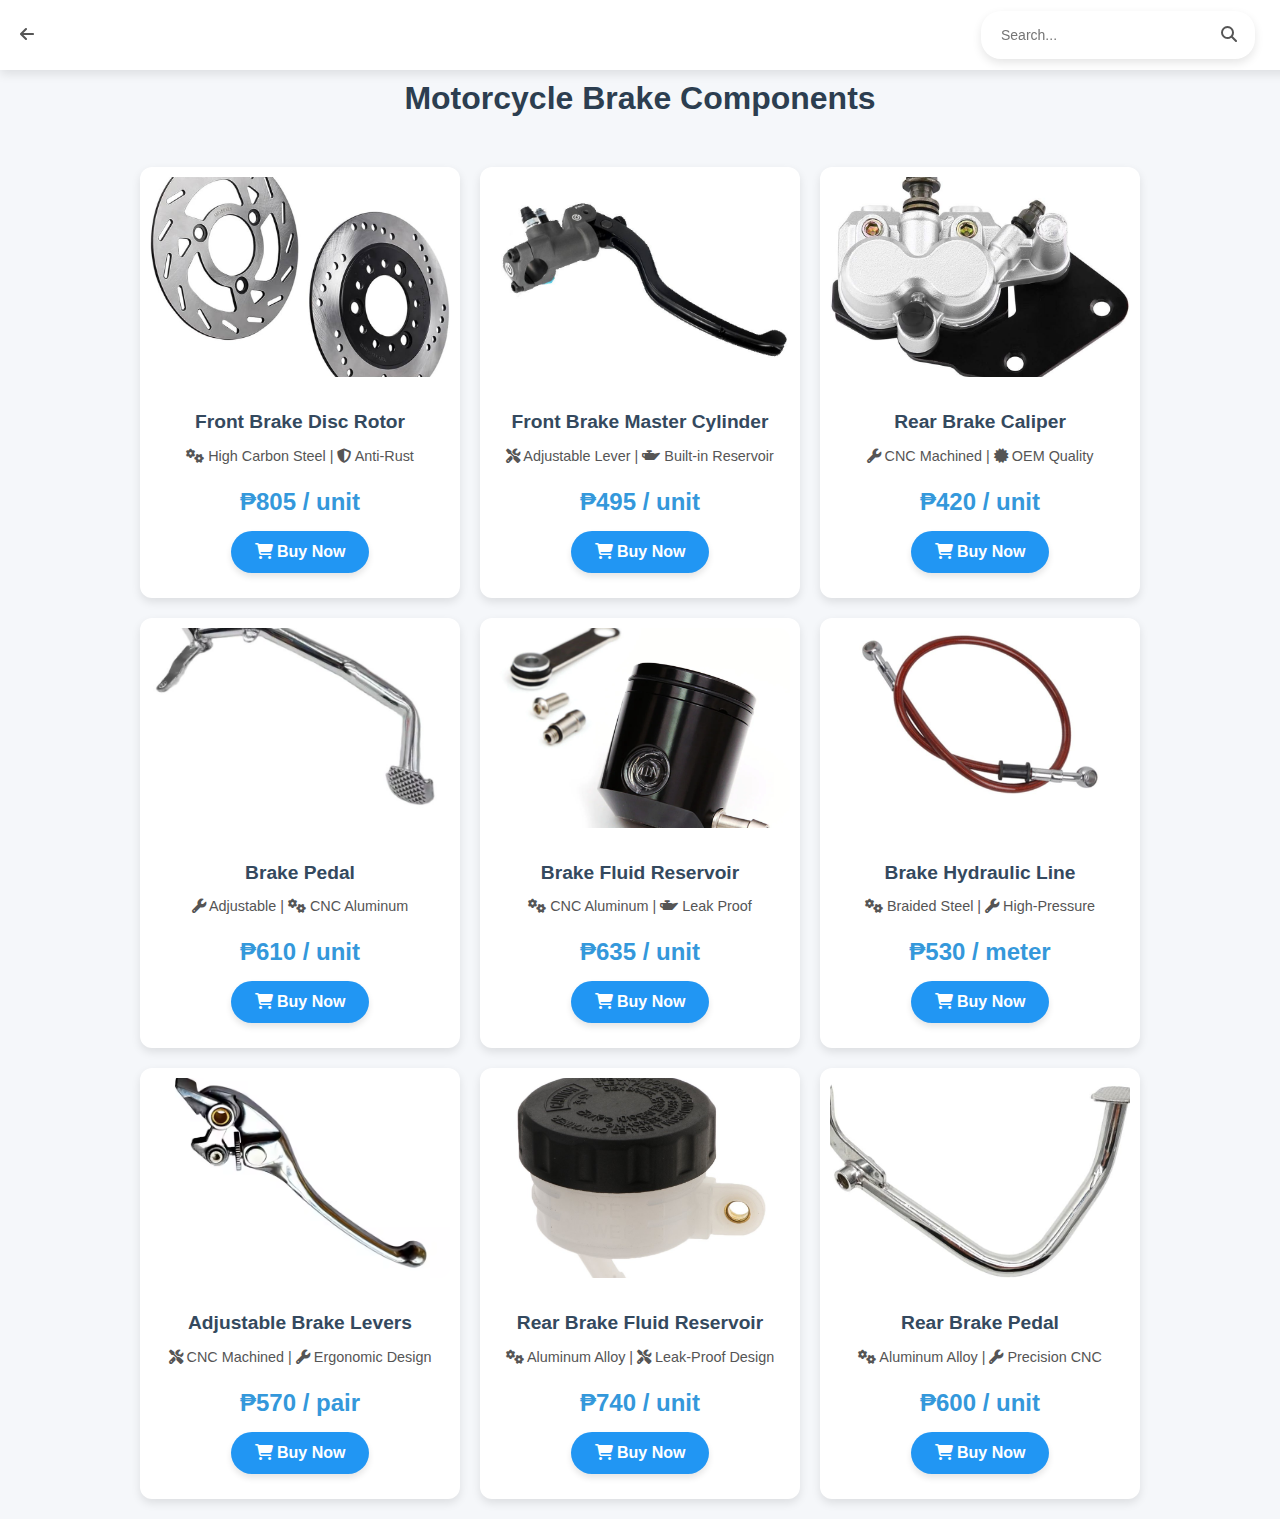
<file: brake.html>
<!DOCTYPE html>
<html lang="en">
<head>

    <link rel="stylesheet" href="https://cdnjs.cloudflare.com/ajax/libs/font-awesome/6.4.2/css/all.min.css">
  <meta charset="UTF-8">
  <meta name="viewport" content="width=device-width, initial-scale=1.0">
  <title>Motorcycle Brakes</title>
  <style>
    :root {
      --primary-color: #2C3E50;
      --secondary-color: #34495E;
      --accent-color: #3498DB;
      --text-color: #555;
      --bg-color: #F5F7FA;
      --white: #FFF;
      --radius: 12px;
      --transition: 0.3s ease-in-out;
      --shadow-1: 0 4px 10px rgba(0, 0, 0, 0.1);
    }

    body {
      font-family: Arial, sans-serif;
      margin: 0;
      padding: 0;
      background-color: var(--bg-color);
    }

    /* Header */
    .header {
      background: var(--white);
      position: fixed;
      top: 0;
      left: 0;
      width: 100%;
      height: 70px;
      display: flex;
      justify-content: space-between;
      align-items: center;
      padding: 0 20px;
      box-shadow: var(--shadow-1);
      z-index: 1000;
      transition: var(--transition);
    }

    .header.active { box-shadow: var(--shadow-1); }

    .header .logo {
      font-size: 1.5rem;
      font-weight: bold;
      color: var(--primary-color);
      text-decoration: none;
    }

    .nav-menu {
    display: flex;
    justify-content: center;
    gap: 15px;
}


    .nav-link {
      text-decoration: none;
      color: var(--text-color);
      font-size: 1rem;
      transition: var(--transition);
    }

    .nav-link:hover, 
    .nav-link.active {
      color: var(--accent-color);
    }

    /* Search Bar */
.search-bar {
    display: flex;
    align-items: center;
    background: var(--white);
    padding: 8px 12px;
    border-radius: 20px;
    box-shadow: var(--shadow-1);
    width: 100%;
    max-width: 250px; /* Adjust as needed */
    position: relative;
    margin-right: 70px; /* Keeps it centered */
}

.search-input {
    border: none;
    outline: none;
    padding: 8px;
    width: 100%;
    font-size: 14px;
    background: transparent;
}

.search-btn {
    background: none;
    border: none;
    cursor: pointer;
    font-size: 16px;
    color: var(--text-color);
}

.search-btn:hover {
    color: var(--accent-color);
}

/* Centering the search bar properly inside the header */
.nav-center {
    display: flex;
    justify-content: center;
    flex: 1;
}

/* Responsive adjustments */
@media (max-width: 768px) {
    .search-bar {
        max-width: 180px;
        padding: 6px 10px;
    }
}




    /* Mobile Menu */
    .nav-toggle-btn {
      display: none;
      cursor: pointer;
      flex-direction: column;
    }

    .nav-toggle-btn span {
      background: var(--secondary-color);
      width: 22px;
      height: 2px;
      border-radius: 2px;
      margin: 4px 0;
      transition: var(--transition);
    }

    @media (max-width: 768px) {
      .nav-menu {
        position: fixed;
        top: 70px;
        right: -260px;
        width: 260px;
        background: var(--white);
        display: flex;
        flex-direction: column;
        padding: 20px;
        box-shadow: var(--shadow-1);
        transition: 0.3s ease-in-out;
      }

      .nav-menu.active {
        right: 0;
      }

      .nav-toggle-btn {
        display: flex;
      }
    }

    /* Page Content */
    .section-title {
    text-align: center;
    font-size: 2rem;
    color: var(--primary-color);
    margin: 80px auto 30px; /* Centering and spacing */
}


    /* Engine Listings */
    .engine-list {
      display: grid;
      grid-template-columns: repeat(auto-fit, minmax(300px, 1fr));
      gap: 20px;
      padding: 20px;
      max-width: 1000px;
      margin: 0 auto;
    }

    .engine-card {
      background: var(--white);
      border-radius: var(--radius);
      overflow: hidden;
      box-shadow: var(--shadow-1);
      transition: var(--transition);
      padding: 10px;
    }

    .engine-card:hover {
      transform: translateY(-5px);
      box-shadow: 0 6px 15px rgba(0, 0, 0, 0.15);
    }

    .engine-card .card-banner {
      width: 100%;
      height: 200px;
      border-radius: var(--radius);
      overflow: hidden;
    }

    .engine-card .card-banner img {
      width: 100%;
      height: 100%;
      object-fit: cover;
      transition: var(--transition);
    }

    .engine-card:hover .card-banner img {
      transform: scale(1.05);
    }

    .engine-card .card-content {
      padding: 15px;
      text-align: center;
    }

    .engine-card .card-title {
      font-size: 1.2rem;
      color: var(--secondary-color);
      margin-bottom: 10px;
    }

    .engine-card .card-info {
      font-size: 0.9rem;
      color: var(--text-color);
      margin-bottom: 15px;
    }

    .engine-card .card-price {
      font-size: 1.5rem;
      font-weight: bold;
      color: var(--accent-color);
      margin-bottom: 15px;
    }

    .btn {
  background: #2196F3;
  color: white;
  padding: 12px 24px;
  border: none;
  border-radius: 25px; /* Fully rounded corners */
  cursor: pointer;
  font-size: 16px;
  font-weight: bold;
  transition: 0.3s ease-in-out;
  box-shadow: 0 4px 6px rgba(0, 0, 0, 0.1);
}

.btn:hover {
  opacity: 0.9;
}


  </style>
</head>
<body>
  
  <!-- Header -->
  <header class="header">
    <div class="nav-left">
        <a href="home.html" class="nav-link">
            <i class="fas fa-arrow-left"></i>
        </a>
    </div>
    <div class="nav-right">
        <div class="search-bar">
            <input type="text" placeholder="Search..." class="search-input">
            <button class="search-btn">
                <i class="fas fa-search"></i>
            </button>
        </div>
    <div class="nav-toggle-btn" onclick="toggleMenu()">
        <span></span>
        <span></span>
        <span></span>
    </div>
</header>




  <!-- Brake Parts Listings Section -->
<section>
    <h2 class="section-title">Motorcycle Brake Components</h2>
    <div class="engine-list">

        <!-- Brake Part 1 -->
        <div class="engine-card">
            <div class="card-banner">
                <img src="./assets/images/brake-a.jpg" alt="Front Brake Disc Rotor">
            </div>
            <div class="card-content">
                <h3 class="card-title">Front Brake Disc Rotor</h3>
                <p class="card-info">
                    <i class="fas fa-cogs"></i> High Carbon Steel |
                    <i class="fas fa-shield-alt"></i> Anti-Rust
                </p>
                <p class="card-price">₱805 / unit</p>
                <button class="btn"><i class="fas fa-shopping-cart"></i> Buy Now</button>
            </div>
        </div>

        <!-- Brake Part 2 -->
        <div class="engine-card">
            <div class="card-banner">
                <img src="./assets/images/brake-b.jpg" alt="Front Brake Master Cylinder">
            </div>
            <div class="card-content">
                <h3 class="card-title">Front Brake Master Cylinder</h3>
                <p class="card-info">
                    <i class="fas fa-tools"></i> Adjustable Lever |
                    <i class="fas fa-oil-can"></i> Built-in Reservoir
                </p>
                <p class="card-price">₱495 / unit</p>
                <button class="btn"><i class="fas fa-shopping-cart"></i> Buy Now</button>
            </div>
        </div>

        <!-- Brake Part 3 -->
        <div class="engine-card">
            <div class="card-banner">
                <img src="./assets/images/brake-c.jpg" alt="Rear Brake Caliper">
            </div>
            <div class="card-content">
                <h3 class="card-title">Rear Brake Caliper</h3>
                <p class="card-info">
                    <i class="fas fa-wrench"></i> CNC Machined |
                    <i class="fas fa-certificate"></i> OEM Quality
                </p>
                <p class="card-price">₱420 / unit</p>
                <button class="btn"><i class="fas fa-shopping-cart"></i> Buy Now</button>
            </div>
        </div>

        <!-- Brake Part 4 -->
        <div class="engine-card">
            <div class="card-banner">
                <img src="./assets/images/brake-d.jpg" alt="Brake Pedal">
            </div>
            <div class="card-content">
                <h3 class="card-title">Brake Pedal</h3>
                <p class="card-info">
                    <i class="fas fa-wrench"></i> Adjustable |
                    <i class="fas fa-cogs"></i> CNC Aluminum
                </p>
                <p class="card-price">₱610 / unit</p>
                <button class="btn"><i class="fas fa-shopping-cart"></i> Buy Now</button>
            </div>
        </div>

        <!-- Brake Part 5 -->
        <div class="engine-card">
            <div class="card-banner">
                <img src="./assets/images/brake-e.webp" alt="Brake Fluid Reservoir">
            </div>
            <div class="card-content">
                <h3 class="card-title">Brake Fluid Reservoir</h3>
                <p class="card-info">
                    <i class="fas fa-cogs"></i> CNC Aluminum |
                    <i class="fas fa-oil-can"></i> Leak Proof
                </p>
                <p class="card-price">₱635 / unit</p>
                <button class="btn"><i class="fas fa-shopping-cart"></i> Buy Now</button>
            </div>
        </div>

        <!-- Brake Part 6 -->
        <div class="engine-card">
            <div class="card-banner">
                <img src="./assets/images/brake-f.jpg" alt="Brake Hydraulic Line">
            </div>
            <div class="card-content">
                <h3 class="card-title">Brake Hydraulic Line</h3>
                <p class="card-info">
                    <i class="fas fa-cogs"></i> Braided Steel |
                    <i class="fas fa-wrench"></i> High-Pressure
                </p>
                <p class="card-price">₱530 / meter</p>
                <button class="btn"><i class="fas fa-shopping-cart"></i> Buy Now</button>
            </div>
        </div>

        <!-- Brake Part 7 -->
        <div class="engine-card">
            <div class="card-banner">
                <img src="./assets/images/brake-g.avif" alt="Adjustable Brake Levers">
            </div>
            <div class="card-content">
                <h3 class="card-title">Adjustable Brake Levers</h3>
                <p class="card-info">
                    <i class="fas fa-tools"></i> CNC Machined |
                    <i class="fas fa-wrench"></i> Ergonomic Design
                </p>
                <p class="card-price">₱570 / pair</p>
                <button class="btn"><i class="fas fa-shopping-cart"></i> Buy Now</button>
            </div>
        </div>

        <!-- Brake Part 8 -->
        <div class="engine-card">
            <div class="card-banner">
                <img src="./assets/images/brake-h.jpg" alt="Rear Brake Fluid Reservoir">
            </div>
            <div class="card-content">
                <h3 class="card-title">Rear Brake Fluid Reservoir</h3>
                <p class="card-info">
                    <i class="fas fa-cogs"></i> Aluminum Alloy |
                    <i class="fas fa-tools"></i> Leak-Proof Design
                </p>
                <p class="card-price">₱740 / unit</p>
                <button class="btn"><i class="fas fa-shopping-cart"></i> Buy Now</button>
            </div>
        </div>

        <!-- Brake Part 9 -->
        <div class="engine-card">
            <div class="card-banner">
                <img src="./assets/images/brake-i.jpg" alt="Rear Brake Pedal">
            </div>
            <div class="card-content">
                <h3 class="card-title">Rear Brake Pedal</h3>
                <p class="card-info">
                    <i class="fas fa-cogs"></i> Aluminum Alloy |
                    <i class="fas fa-wrench"></i> Precision CNC
                </p>
                <p class="card-price">₱600 / unit</p>
                <button class="btn"><i class="fas fa-shopping-cart"></i> Buy Now</button>
            </div>
        </div>

    </div>

    <div id="toast" class="toast"></div>

</section>

  

  <script>
    function toggleMenu() {
      document.querySelector('.nav-menu').classList.toggle('active');
    }
    
  // Attach click listener to all buttons with the class 'btn'
  document.querySelectorAll('.btn').forEach(button => {
    button.addEventListener('click', () => {
      alert('Added to cart!');
    });
  });

  const toast = document.getElementById('toast');

  function showToast(message) {
    toast.textContent = message;
    toast.classList.add('show');

    setTimeout(() => {
      toast.classList.remove('show');
    }, 2000); // 2 seconds
  }

  document.querySelectorAll('.btn').forEach(button => {
    button.addEventListener('click', () => {
      showToast('Added to cart!');
    });
  });
  </script>

</body>
</html>
</file>
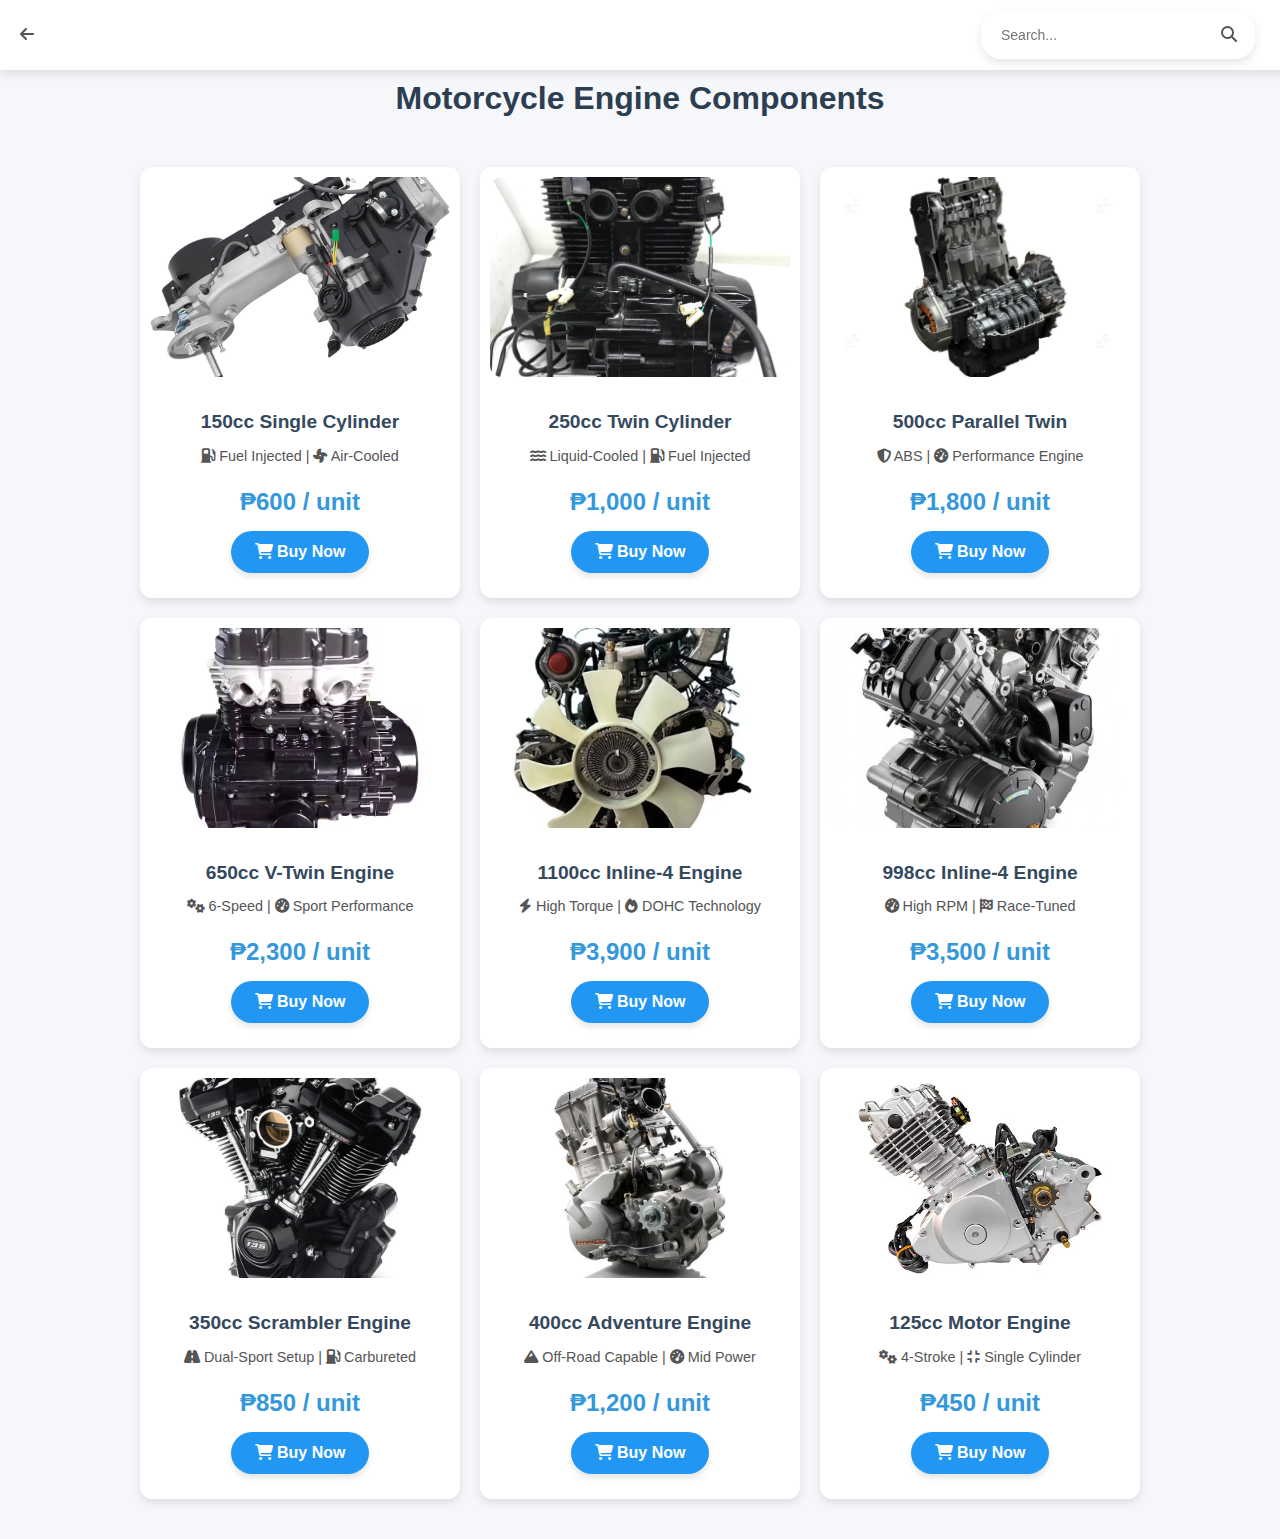
<file: engine.html>
<!DOCTYPE html>
<html lang="en">
<head>

    <link rel="stylesheet" href="https://cdnjs.cloudflare.com/ajax/libs/font-awesome/6.4.2/css/all.min.css">
  <meta charset="UTF-8">
  <meta name="viewport" content="width=device-width, initial-scale=1.0">
  <title>Motorcycle Engines</title>
  <style>
    :root {
      --primary-color: #2C3E50;
      --secondary-color: #34495E;
      --accent-color: #3498DB;
      --text-color: #555;
      --bg-color: #F5F7FA;
      --white: #FFF;
      --radius: 12px;
      --transition: 0.3s ease-in-out;
      --shadow-1: 0 4px 10px rgba(0, 0, 0, 0.1);
    }

    body {
      font-family: Arial, sans-serif;
      margin: 0;
      padding: 0;
      background-color: var(--bg-color);
    }

    /* Header */
    .header {
      background: var(--white);
      position: fixed;
      top: 0;
      left: 0;
      width: 100%;
      height: 70px;
      display: flex;
      justify-content: space-between;
      align-items: center;
      padding: 0 20px;
      box-shadow: var(--shadow-1);
      z-index: 1000;
      transition: var(--transition);
    }

    .header.active { box-shadow: var(--shadow-1); }

    .header .logo {
      font-size: 1.5rem;
      font-weight: bold;
      color: var(--primary-color);
      text-decoration: none;
    }

    .nav-menu {
    display: flex;
    justify-content: center;
    gap: 15px;
}


    .nav-link {
      text-decoration: none;
      color: var(--text-color);
      font-size: 1rem;
      transition: var(--transition);
    }

    .nav-link:hover, 
    .nav-link.active {
      color: var(--accent-color);
    }

    /* Search Bar */
.search-bar {
    display: flex;
    align-items: center;
    background: var(--white);
    padding: 8px 12px;
    border-radius: 20px;
    box-shadow: var(--shadow-1);
    width: 100%;
    max-width: 250px; /* Adjust as needed */
    position: relative;
    margin-right: 70px; /* Keeps it centered */
}

.search-input {
    border: none;
    outline: none;
    padding: 8px;
    width: 100%;
    font-size: 14px;
    background: transparent;
}

.search-btn {
    background: none;
    border: none;
    cursor: pointer;
    font-size: 16px;
    color: var(--text-color);
}

.search-btn:hover {
    color: var(--accent-color);
}

/* Centering the search bar properly inside the header */
.nav-center {
    display: flex;
    justify-content: center;
    flex: 1;
}

/* Responsive adjustments */
@media (max-width: 768px) {
    .search-bar {
        max-width: 180px;
        padding: 6px 10px;
    }
}




    /* Mobile Menu */
    .nav-toggle-btn {
      display: none;
      cursor: pointer;
      flex-direction: column;
    }

    .nav-toggle-btn span {
      background: var(--secondary-color);
      width: 22px;
      height: 2px;
      border-radius: 2px;
      margin: 4px 0;
      transition: var(--transition);
    }

    @media (max-width: 768px) {
      .nav-menu {
        position: fixed;
        top: 70px;
        right: -260px;
        width: 260px;
        background: var(--white);
        display: flex;
        flex-direction: column;
        padding: 20px;
        box-shadow: var(--shadow-1);
        transition: 0.3s ease-in-out;
      }

      .nav-menu.active {
        right: 0;
      }

      .nav-toggle-btn {
        display: flex;
      }
    }

    /* Page Content */
    .section-title {
    text-align: center;
    font-size: 2rem;
    color: var(--primary-color);
    margin: 80px auto 30px; /* Centering and spacing */
}


    /* Engine Listings */
    .engine-list {
      display: grid;
      grid-template-columns: repeat(auto-fit, minmax(300px, 1fr));
      gap: 20px;
      padding: 20px;
      max-width: 1000px;
      margin: 0 auto;
    }

    .engine-card {
      background: var(--white);
      border-radius: var(--radius);
      overflow: hidden;
      box-shadow: var(--shadow-1);
      transition: var(--transition);
      padding: 10px;
    }

    .engine-card:hover {
      transform: translateY(-5px);
      box-shadow: 0 6px 15px rgba(0, 0, 0, 0.15);
    }

    .engine-card .card-banner {
      width: 100%;
      height: 200px;
      border-radius: var(--radius);
      overflow: hidden;
    }

    .engine-card .card-banner img {
      width: 100%;
      height: 100%;
      object-fit: cover;
      transition: var(--transition);
    }

    .engine-card:hover .card-banner img {
      transform: scale(1.05);
    }

    .engine-card .card-content {
      padding: 15px;
      text-align: center;
    }

    .engine-card .card-title {
      font-size: 1.2rem;
      color: var(--secondary-color);
      margin-bottom: 10px;
    }

    .engine-card .card-info {
      font-size: 0.9rem;
      color: var(--text-color);
      margin-bottom: 15px;
    }

    .engine-card .card-price {
      font-size: 1.5rem;
      font-weight: bold;
      color: var(--accent-color);
      margin-bottom: 15px;
    }

    .btn {
  background: #2196F3;
  color: white;
  padding: 12px 24px;
  border: none;
  border-radius: 25px; /* Fully rounded corners */
  cursor: pointer;
  font-size: 16px;
  font-weight: bold;
  transition: 0.3s ease-in-out;
  box-shadow: 0 4px 6px rgba(0, 0, 0, 0.1);
}

.btn:hover {
  opacity: 0.9;
}


  </style>
</head>
<body>
  
  <!-- Header -->
  <header class="header">
    <div class="nav-left">
        <a href="home.html" class="nav-link">
            <i class="fas fa-arrow-left"></i>
        </a>
    </div>
    <div class="nav-right">
        <div class="search-bar">
            <input type="text" placeholder="Search..." class="search-input">
            <button class="search-btn">
                <i class="fas fa-search"></i>
            </button>
        </div>
    <div class="nav-toggle-btn" onclick="toggleMenu()">
        <span></span>
        <span></span>
        <span></span>
    </div>
</header>




  <!-- Engine Listings Section -->
  <section>
    <h2 class="section-title">Motorcycle Engine Components</h2>
    <div class="engine-list">
      
      <!-- Engine 1 -->
<div class="engine-card">
    <div class="card-banner">
      <img src="./assets/images/engine-a.jpg" alt="150cc Engine">
    </div>
    <div class="card-content">
      <h3 class="card-title">150cc Single Cylinder</h3>
      <p class="card-info">
        <i class="fas fa-gas-pump"></i> Fuel Injected | 
        <i class="fas fa-fan"></i> Air-Cooled
      </p>
      <p class="card-price">₱600 / unit</p>
      <button class="btn"><i class="fas fa-shopping-cart"></i> Buy Now</button>
    </div>
  </div>
  
  <!-- Engine 2 -->
  <div class="engine-card">
    <div class="card-banner">
      <img src="./assets/images/engine-b.jpg" alt="250cc Engine">
    </div>
    <div class="card-content">
      <h3 class="card-title">250cc Twin Cylinder</h3>
      <p class="card-info">
        <i class="fas fa-water"></i> Liquid-Cooled | 
        <i class="fas fa-gas-pump"></i> Fuel Injected
      </p>
      <p class="card-price">₱1,000 / unit</p>
      <button class="btn"><i class="fas fa-shopping-cart"></i> Buy Now</button>
    </div>
  </div>
  
  <!-- Engine 3 -->
  <div class="engine-card">
    <div class="card-banner">
      <img src="./assets/images/engine-c.jpg" alt="500cc Engine">
    </div>
    <div class="card-content">
      <h3 class="card-title">500cc Parallel Twin</h3>
      <p class="card-info">
        <i class="fas fa-shield-alt"></i> ABS | 
        <i class="fas fa-tachometer-alt"></i> Performance Engine
      </p>
      <p class="card-price">₱1,800 / unit</p>
      <button class="btn"><i class="fas fa-shopping-cart"></i> Buy Now</button>
    </div>
  </div>
  
<!-- Engine 4 -->
<div class="engine-card">
  <div class="card-banner">
    <img src="./assets/images/engine-d.avif" alt="650cc V-Twin Engine">
  </div>
  <div class="card-content">
    <h3 class="card-title">650cc V-Twin Engine</h3>
    <p class="card-info">
      <i class="fas fa-cogs"></i> 6-Speed | 
      <i class="fas fa-tachometer-alt"></i> Sport Performance
    </p>
    <p class="card-price">₱2,300 / unit</p>
    <button class="btn"><i class="fas fa-shopping-cart"></i> Buy Now</button>
  </div>
</div>

<!-- Engine 5 -->
<div class="engine-card">
  <div class="card-banner">
    <img src="./assets/images/engine-e.avif" alt="1100cc Inline-4 Engine">
  </div>
  <div class="card-content">
    <h3 class="card-title">1100cc Inline-4 Engine</h3>
    <p class="card-info">
      <i class="fas fa-bolt"></i> High Torque | 
      <i class="fas fa-fire"></i> DOHC Technology
    </p>
    <p class="card-price">₱3,900 / unit</p>
    <button class="btn"><i class="fas fa-shopping-cart"></i> Buy Now</button>
  </div>
</div>

<!-- Engine 6 (Alternative) -->
<div class="engine-card">
  <div class="card-banner">
    <img src="./assets/images/engine-f.jpg" alt="998cc Inline-4 Engine">
  </div>
  <div class="card-content">
    <h3 class="card-title">998cc Inline-4 Engine</h3>
    <p class="card-info">
      <i class="fas fa-tachometer-alt"></i> High RPM | 
      <i class="fas fa-flag-checkered"></i> Race-Tuned
    </p>
    <p class="card-price">₱3,500 / unit</p>
    <button class="btn"><i class="fas fa-shopping-cart"></i> Buy Now</button>
  </div>
</div>



<!-- Engine 7 -->
<div class="engine-card">
  <div class="card-banner">
    <img src="./assets/images/engine-g.webp" alt="350cc Scrambler Engine">
  </div>
  <div class="card-content">
    <h3 class="card-title">350cc Scrambler Engine</h3>
    <p class="card-info">
      <i class="fas fa-road"></i> Dual-Sport Setup | 
      <i class="fas fa-gas-pump"></i> Carbureted
    </p>
    <p class="card-price">₱850 / unit</p>
    <button class="btn"><i class="fas fa-shopping-cart"></i> Buy Now</button>
  </div>
</div>

<!-- Engine 8 -->
<div class="engine-card">
  <div class="card-banner">
    <img src="./assets/images/engine-h.jpg" alt="400cc Adventure Engine">
  </div>
  <div class="card-content">
    <h3 class="card-title">400cc Adventure Engine</h3>
    <p class="card-info">
      <i class="fas fa-mountain"></i> Off-Road Capable | 
      <i class="fas fa-tachometer-alt"></i> Mid Power
    </p>
    <p class="card-price">₱1,200 / unit</p>
    <button class="btn"><i class="fas fa-shopping-cart"></i> Buy Now</button>
  </div>
</div>

<!-- Engine 9 -->
<div class="engine-card">
  <div class="card-banner">
    <img src="./assets/images/engine-i.avif" alt="125cc Motor Engine">
  </div>
  <div class="card-content">
    <h3 class="card-title">125cc Motor Engine</h3>
    <p class="card-info">
      <i class="fas fa-cogs"></i> 4-Stroke | 
      <i class="fas fa-compress"></i> Single Cylinder
    </p>
    <p class="card-price">₱450 / unit</p>
    <button class="btn"><i class="fas fa-shopping-cart"></i> Buy Now</button>
  </div>
</div>



<div id="toast" class="toast"></div>

</section>

  

  <script>
    function toggleMenu() {
      document.querySelector('.nav-menu').classList.toggle('active');
    }
    
  // Attach click listener to all buttons with the class 'btn'
  document.querySelectorAll('.btn').forEach(button => {
    button.addEventListener('click', () => {
      alert('Added to cart!');
    });
  });

  const toast = document.getElementById('toast');

  function showToast(message) {
    toast.textContent = message;
    toast.classList.add('show');

    setTimeout(() => {
      toast.classList.remove('show');
    }, 2000); // 2 seconds
  }

  document.querySelectorAll('.btn').forEach(button => {
    button.addEventListener('click', () => {
      showToast('Added to cart!');
    });
  });
  </script>


</body>
</html>
</file>
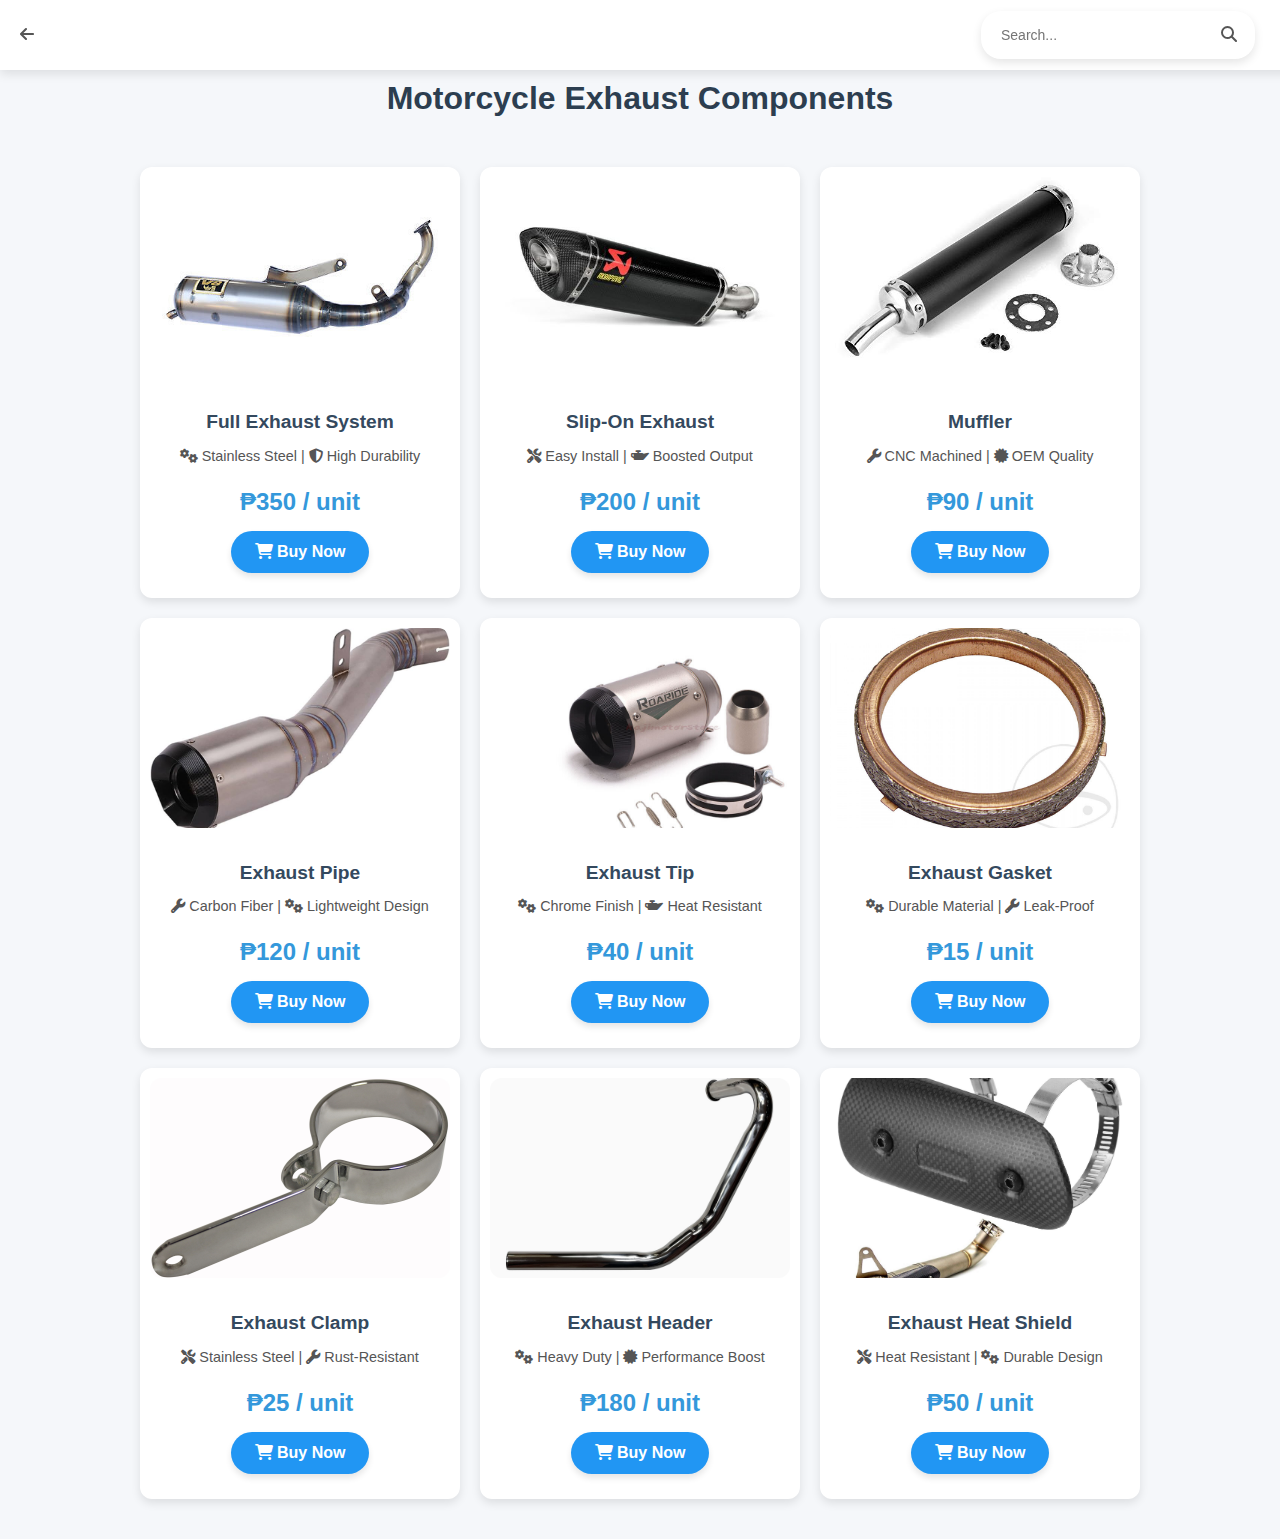
<file: exhaust.html>
<!DOCTYPE html>
<html lang="en">
<head>

    <link rel="stylesheet" href="https://cdnjs.cloudflare.com/ajax/libs/font-awesome/6.4.2/css/all.min.css">
  <meta charset="UTF-8">
  <meta name="viewport" content="width=device-width, initial-scale=1.0">
  <title>Motorcycle Exhaust</title>
  <style>
    :root {
      --primary-color: #2C3E50;
      --secondary-color: #34495E;
      --accent-color: #3498DB;
      --text-color: #555;
      --bg-color: #F5F7FA;
      --white: #FFF;
      --radius: 12px;
      --transition: 0.3s ease-in-out;
      --shadow-1: 0 4px 10px rgba(0, 0, 0, 0.1);
    }

    body {
      font-family: Arial, sans-serif;
      margin: 0;
      padding: 0;
      background-color: var(--bg-color);
    }

    /* Header */
    .header {
      background: var(--white);
      position: fixed;
      top: 0;
      left: 0;
      width: 100%;
      height: 70px;
      display: flex;
      justify-content: space-between;
      align-items: center;
      padding: 0 20px;
      box-shadow: var(--shadow-1);
      z-index: 1000;
      transition: var(--transition);
    }

    .header.active { box-shadow: var(--shadow-1); }

    .header .logo {
      font-size: 1.5rem;
      font-weight: bold;
      color: var(--primary-color);
      text-decoration: none;
    }

    .nav-menu {
    display: flex;
    justify-content: center;
    gap: 15px;
}


    .nav-link {
      text-decoration: none;
      color: var(--text-color);
      font-size: 1rem;
      transition: var(--transition);
    }

    .nav-link:hover, 
    .nav-link.active {
      color: var(--accent-color);
    }

    /* Search Bar */
.search-bar {
    display: flex;
    align-items: center;
    background: var(--white);
    padding: 8px 12px;
    border-radius: 20px;
    box-shadow: var(--shadow-1);
    width: 100%;
    max-width: 250px; /* Adjust as needed */
    position: relative;
    margin-right: 70px; /* Keeps it centered */
}

.search-input {
    border: none;
    outline: none;
    padding: 8px;
    width: 100%;
    font-size: 14px;
    background: transparent;
}

.search-btn {
    background: none;
    border: none;
    cursor: pointer;
    font-size: 16px;
    color: var(--text-color);
}

.search-btn:hover {
    color: var(--accent-color);
}

/* Centering the search bar properly inside the header */
.nav-center {
    display: flex;
    justify-content: center;
    flex: 1;
}

/* Responsive adjustments */
@media (max-width: 768px) {
    .search-bar {
        max-width: 180px;
        padding: 6px 10px;
    }
}




    /* Mobile Menu */
    .nav-toggle-btn {
      display: none;
      cursor: pointer;
      flex-direction: column;
    }

    .nav-toggle-btn span {
      background: var(--secondary-color);
      width: 22px;
      height: 2px;
      border-radius: 2px;
      margin: 4px 0;
      transition: var(--transition);
    }

    @media (max-width: 768px) {
      .nav-menu {
        position: fixed;
        top: 70px;
        right: -260px;
        width: 260px;
        background: var(--white);
        display: flex;
        flex-direction: column;
        padding: 20px;
        box-shadow: var(--shadow-1);
        transition: 0.3s ease-in-out;
      }

      .nav-menu.active {
        right: 0;
      }

      .nav-toggle-btn {
        display: flex;
      }
    }

    /* Page Content */
    .section-title {
    text-align: center;
    font-size: 2rem;
    color: var(--primary-color);
    margin: 80px auto 30px; /* Centering and spacing */
}


    /* Engine Listings */
    .engine-list {
      display: grid;
      grid-template-columns: repeat(auto-fit, minmax(300px, 1fr));
      gap: 20px;
      padding: 20px;
      max-width: 1000px;
      margin: 0 auto;
    }

    .engine-card {
      background: var(--white);
      border-radius: var(--radius);
      overflow: hidden;
      box-shadow: var(--shadow-1);
      transition: var(--transition);
      padding: 10px;
    }

    .engine-card:hover {
      transform: translateY(-5px);
      box-shadow: 0 6px 15px rgba(0, 0, 0, 0.15);
    }

    .engine-card .card-banner {
      width: 100%;
      height: 200px;
      border-radius: var(--radius);
      overflow: hidden;
    }

    .engine-card .card-banner img {
      width: 100%;
      height: 100%;
      object-fit: cover;
      transition: var(--transition);
    }

    .engine-card:hover .card-banner img {
      transform: scale(1.05);
    }

    .engine-card .card-content {
      padding: 15px;
      text-align: center;
    }

    .engine-card .card-title {
      font-size: 1.2rem;
      color: var(--secondary-color);
      margin-bottom: 10px;
    }

    .engine-card .card-info {
      font-size: 0.9rem;
      color: var(--text-color);
      margin-bottom: 15px;
    }

    .engine-card .card-price {
      font-size: 1.5rem;
      font-weight: bold;
      color: var(--accent-color);
      margin-bottom: 15px;
    }

    .btn {
  background: #2196F3;
  color: white;
  padding: 12px 24px;
  border: none;
  border-radius: 25px; /* Fully rounded corners */
  cursor: pointer;
  font-size: 16px;
  font-weight: bold;
  transition: 0.3s ease-in-out;
  box-shadow: 0 4px 6px rgba(0, 0, 0, 0.1);
}

.btn:hover {
  opacity: 0.9;
}


  </style>
</head>
<body>
  
  <!-- Header -->
  <header class="header">
    <div class="nav-left">
        <a href="home.html" class="nav-link">
            <i class="fas fa-arrow-left"></i>
        </a>
    </div>
    <div class="nav-right">
        <div class="search-bar">
            <input type="text" placeholder="Search..." class="search-input">
            <button class="search-btn">
                <i class="fas fa-search"></i>
            </button>
        </div>
    <div class="nav-toggle-btn" onclick="toggleMenu()">
        <span></span>
        <span></span>
        <span></span>
    </div>
</header>




  <!-- Exhaust Parts Listings Section -->
<section>
    <h2 class="section-title">Motorcycle Exhaust Components</h2>
    <div class="engine-list">

        <!-- Exhaust Part 1 -->
        <div class="engine-card">
            <div class="card-banner">
                <img src="./assets/images/exhaust-a.jpg" alt="Full Exhaust System">
            </div>
            <div class="card-content">
                <h3 class="card-title">Full Exhaust System</h3>
                <p class="card-info">
                    <i class="fas fa-cogs"></i> Stainless Steel |
                    <i class="fas fa-shield-alt"></i> High Durability
                </p>
                <p class="card-price">₱350 / unit</p>
                <button class="btn"><i class="fas fa-shopping-cart"></i> Buy Now</button>
            </div>
        </div>

        <!-- Exhaust Part 2 -->
        <div class="engine-card">
            <div class="card-banner">
                <img src="./assets/images/exhaust-b.jpg" alt="Slip-On Exhaust">
            </div>
            <div class="card-content">
                <h3 class="card-title">Slip-On Exhaust</h3>
                <p class="card-info">
                    <i class="fas fa-tools"></i> Easy Install |
                    <i class="fas fa-oil-can"></i> Boosted Output
                </p>
                <p class="card-price">₱200 / unit</p>
                <button class="btn"><i class="fas fa-shopping-cart"></i> Buy Now</button>
            </div>
        </div>

        <!-- Exhaust Part 3 -->
        <div class="engine-card">
            <div class="card-banner">
                <img src="./assets/images/exhaust-c.jpg" alt="Muffler">
            </div>
            <div class="card-content">
                <h3 class="card-title">Muffler</h3>
                <p class="card-info">
                    <i class="fas fa-wrench"></i> CNC Machined |
                    <i class="fas fa-certificate"></i> OEM Quality
                </p>
                <p class="card-price">₱90 / unit</p>
                <button class="btn"><i class="fas fa-shopping-cart"></i> Buy Now</button>
            </div>
        </div>

        <!-- Exhaust Part 4 -->
        <div class="engine-card">
            <div class="card-banner">
                <img src="./assets/images/exhaust-d.jpg" alt="Exhaust Pipe">
            </div>
            <div class="card-content">
                <h3 class="card-title">Exhaust Pipe</h3>
                <p class="card-info">
                    <i class="fas fa-wrench"></i> Carbon Fiber |
                    <i class="fas fa-cogs"></i> Lightweight Design
                </p>
                <p class="card-price">₱120 / unit</p>
                <button class="btn"><i class="fas fa-shopping-cart"></i> Buy Now</button>
            </div>
        </div>

        <!-- Exhaust Part 5 -->
        <div class="engine-card">
            <div class="card-banner">
                <img src="./assets/images/exhaust-e.jpg" alt="Exhaust Tip">
            </div>
            <div class="card-content">
                <h3 class="card-title">Exhaust Tip</h3>
                <p class="card-info">
                    <i class="fas fa-cogs"></i> Chrome Finish |
                    <i class="fas fa-oil-can"></i> Heat Resistant
                </p>
                <p class="card-price">₱40 / unit</p>
                <button class="btn"><i class="fas fa-shopping-cart"></i> Buy Now</button>
            </div>
        </div>

        <!-- Exhaust Part 6 -->
        <div class="engine-card">
            <div class="card-banner">
                <img src="./assets/images/exhaust-f.jpg" alt="Exhaust Gasket">
            </div>
            <div class="card-content">
                <h3 class="card-title">Exhaust Gasket</h3>
                <p class="card-info">
                    <i class="fas fa-cogs"></i> Durable Material |
                    <i class="fas fa-wrench"></i> Leak-Proof
                </p>
                <p class="card-price">₱15 / unit</p>
                <button class="btn"><i class="fas fa-shopping-cart"></i> Buy Now</button>
            </div>
        </div>

        <!-- Exhaust Part 7 -->
        <div class="engine-card">
            <div class="card-banner">
                <img src="./assets/images/exhaust-g.jpg" alt="Exhaust Clamp">
            </div>
            <div class="card-content">
                <h3 class="card-title">Exhaust Clamp</h3>
                <p class="card-info">
                    <i class="fas fa-tools"></i> Stainless Steel |
                    <i class="fas fa-wrench"></i> Rust-Resistant
                </p>
                <p class="card-price">₱25 / unit</p>
                <button class="btn"><i class="fas fa-shopping-cart"></i> Buy Now</button>
            </div>
        </div>

        <!-- Exhaust Part 8 -->
        <div class="engine-card">
            <div class="card-banner">
                <img src="./assets/images/exhaust-h.jpg" alt="Exhaust Header">
            </div>
            <div class="card-content">
                <h3 class="card-title">Exhaust Header</h3>
                <p class="card-info">
                    <i class="fas fa-cogs"></i> Heavy Duty |
                    <i class="fas fa-certificate"></i> Performance Boost
                </p>
                <p class="card-price">₱180 / unit</p>
                <button class="btn"><i class="fas fa-shopping-cart"></i> Buy Now</button>
            </div>
        </div>

        <!-- Exhaust Part 9 -->
        <div class="engine-card">
            <div class="card-banner">
                <img src="./assets/images/exhaust-i.jpg" alt="Exhaust Heat Shield">
            </div>
            <div class="card-content">
                <h3 class="card-title">Exhaust Heat Shield</h3>
                <p class="card-info">
                    <i class="fas fa-tools"></i> Heat Resistant |
                    <i class="fas fa-cogs"></i> Durable Design
                </p>
                <p class="card-price">₱50 / unit</p>
                <button class="btn"><i class="fas fa-shopping-cart"></i> Buy Now</button>
            </div>
        </div>

        <div id="toast" class="toast"></div>

      </section>
      
        
      
        <script>
          function toggleMenu() {
            document.querySelector('.nav-menu').classList.toggle('active');
          }
          
        // Attach click listener to all buttons with the class 'btn'
        document.querySelectorAll('.btn').forEach(button => {
          button.addEventListener('click', () => {
            alert('Added to cart!');
          });
        });
      
        const toast = document.getElementById('toast');
      
        function showToast(message) {
          toast.textContent = message;
          toast.classList.add('show');
      
          setTimeout(() => {
            toast.classList.remove('show');
          }, 2000); // 2 seconds
        }
      
        document.querySelectorAll('.btn').forEach(button => {
          button.addEventListener('click', () => {
            showToast('Added to cart!');
          });
        });
        </script>
      

</body>
</html>
</file>
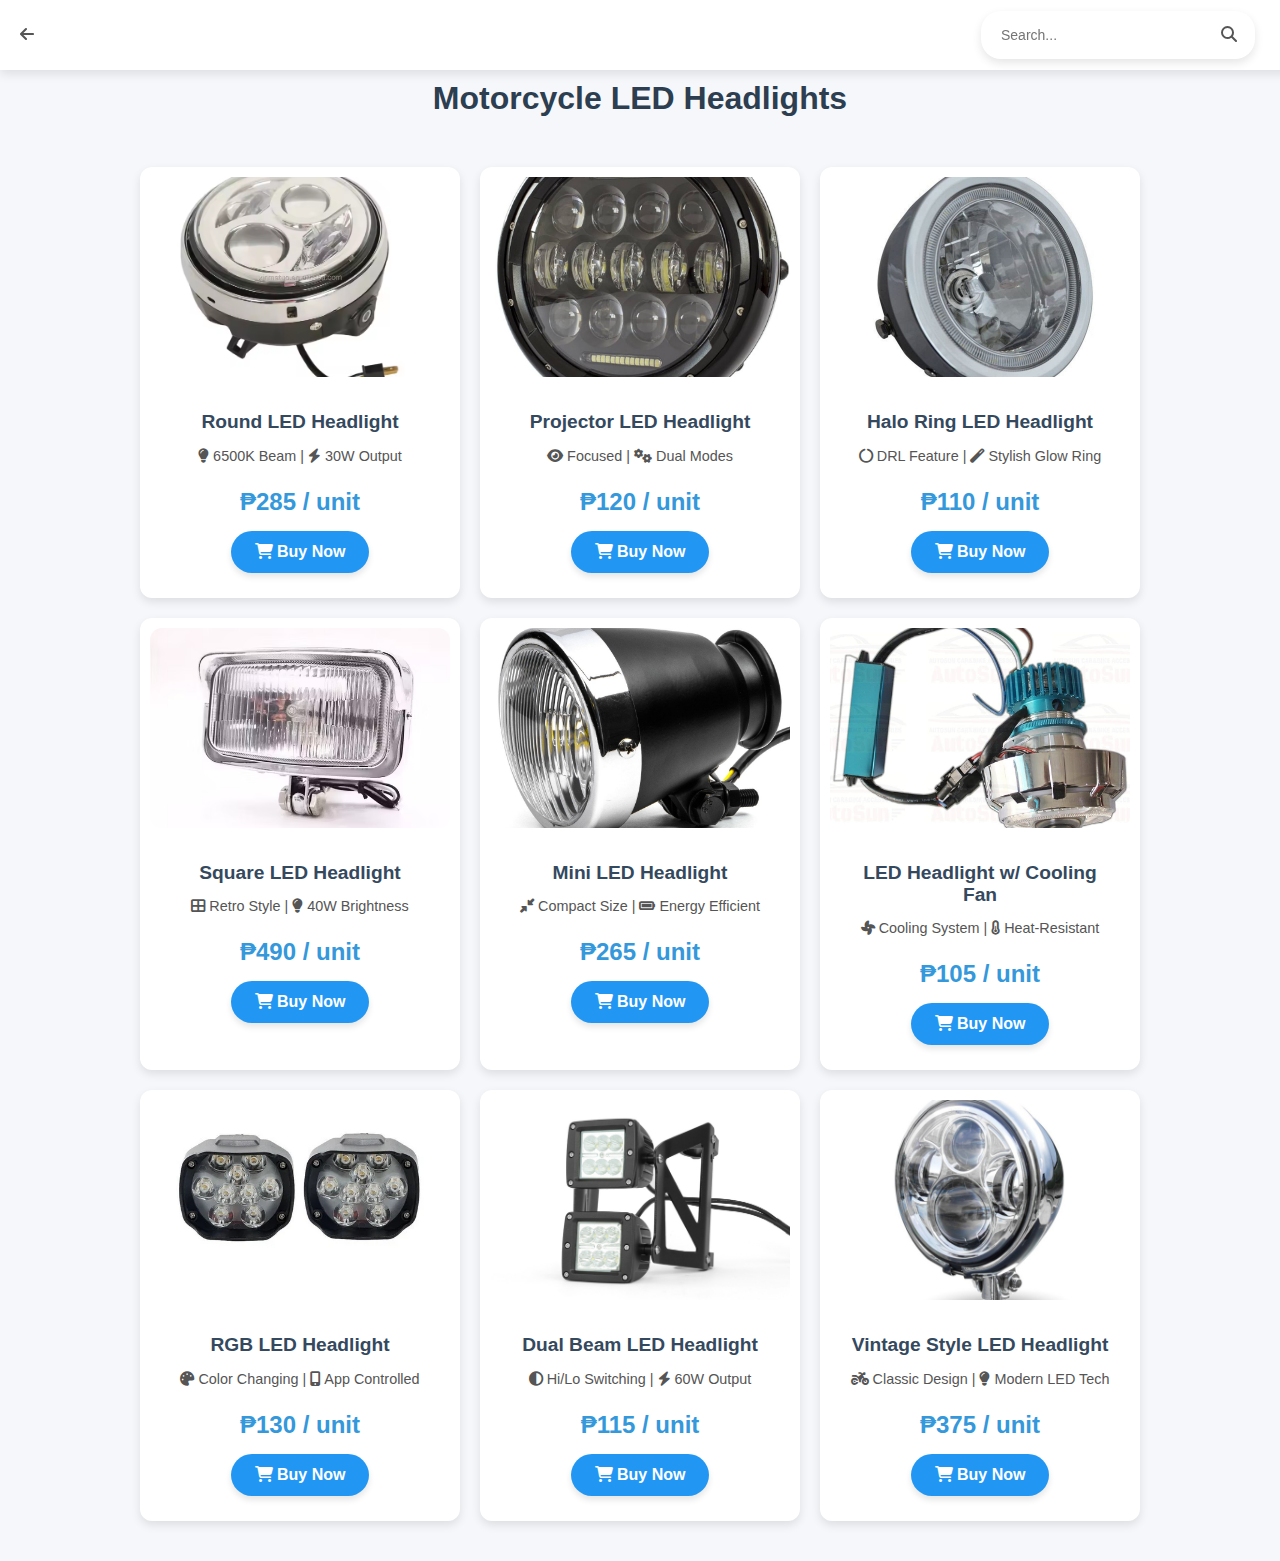
<file: led-headlight.html>
<!DOCTYPE html>
<html lang="en">
<head>

    <link rel="stylesheet" href="https://cdnjs.cloudflare.com/ajax/libs/font-awesome/6.4.2/css/all.min.css">
  <meta charset="UTF-8">
  <meta name="viewport" content="width=device-width, initial-scale=1.0">
  <title>Motorcycle Led-Headlight</title>
  <style>
    :root {
      --primary-color: #2C3E50;
      --secondary-color: #34495E;
      --accent-color: #3498DB;
      --text-color: #555;
      --bg-color: #F5F7FA;
      --white: #FFF;
      --radius: 12px;
      --transition: 0.3s ease-in-out;
      --shadow-1: 0 4px 10px rgba(0, 0, 0, 0.1);
    }

    body {
      font-family: Arial, sans-serif;
      margin: 0;
      padding: 0;
      background-color: var(--bg-color);
    }

    /* Header */
    .header {
      background: var(--white);
      position: fixed;
      top: 0;
      left: 0;
      width: 100%;
      height: 70px;
      display: flex;
      justify-content: space-between;
      align-items: center;
      padding: 0 20px;
      box-shadow: var(--shadow-1);
      z-index: 1000;
      transition: var(--transition);
    }

    .header.active { box-shadow: var(--shadow-1); }

    .header .logo {
      font-size: 1.5rem;
      font-weight: bold;
      color: var(--primary-color);
      text-decoration: none;
    }

    .nav-menu {
    display: flex;
    justify-content: center;
    gap: 15px;
}


    .nav-link {
      text-decoration: none;
      color: var(--text-color);
      font-size: 1rem;
      transition: var(--transition);
    }

    .nav-link:hover, 
    .nav-link.active {
      color: var(--accent-color);
    }

    /* Search Bar */
.search-bar {
    display: flex;
    align-items: center;
    background: var(--white);
    padding: 8px 12px;
    border-radius: 20px;
    box-shadow: var(--shadow-1);
    width: 100%;
    max-width: 250px; /* Adjust as needed */
    position: relative;
    margin-right: 70px; /* Keeps it centered */
}

.search-input {
    border: none;
    outline: none;
    padding: 8px;
    width: 100%;
    font-size: 14px;
    background: transparent;
}

.search-btn {
    background: none;
    border: none;
    cursor: pointer;
    font-size: 16px;
    color: var(--text-color);
}

.search-btn:hover {
    color: var(--accent-color);
}

/* Centering the search bar properly inside the header */
.nav-center {
    display: flex;
    justify-content: center;
    flex: 1;
}

/* Responsive adjustments */
@media (max-width: 768px) {
    .search-bar {
        max-width: 180px;
        padding: 6px 10px;
    }
}




    /* Mobile Menu */
    .nav-toggle-btn {
      display: none;
      cursor: pointer;
      flex-direction: column;
    }

    .nav-toggle-btn span {
      background: var(--secondary-color);
      width: 22px;
      height: 2px;
      border-radius: 2px;
      margin: 4px 0;
      transition: var(--transition);
    }

    @media (max-width: 768px) {
      .nav-menu {
        position: fixed;
        top: 70px;
        right: -260px;
        width: 260px;
        background: var(--white);
        display: flex;
        flex-direction: column;
        padding: 20px;
        box-shadow: var(--shadow-1);
        transition: 0.3s ease-in-out;
      }

      .nav-menu.active {
        right: 0;
      }

      .nav-toggle-btn {
        display: flex;
      }
    }

    /* Page Content */
    .section-title {
    text-align: center;
    font-size: 2rem;
    color: var(--primary-color);
    margin: 80px auto 30px; /* Centering and spacing */
}


    /* Engine Listings */
    .engine-list {
      display: grid;
      grid-template-columns: repeat(auto-fit, minmax(300px, 1fr));
      gap: 20px;
      padding: 20px;
      max-width: 1000px;
      margin: 0 auto;
    }

    .engine-card {
      background: var(--white);
      border-radius: var(--radius);
      overflow: hidden;
      box-shadow: var(--shadow-1);
      transition: var(--transition);
      padding: 10px;
    }

    .engine-card:hover {
      transform: translateY(-5px);
      box-shadow: 0 6px 15px rgba(0, 0, 0, 0.15);
    }

    .engine-card .card-banner {
      width: 100%;
      height: 200px;
      border-radius: var(--radius);
      overflow: hidden;
    }

    .engine-card .card-banner img {
      width: 100%;
      height: 100%;
      object-fit: cover;
      transition: var(--transition);
    }

    .engine-card:hover .card-banner img {
      transform: scale(1.05);
    }

    .engine-card .card-content {
      padding: 15px;
      text-align: center;
    }

    .engine-card .card-title {
      font-size: 1.2rem;
      color: var(--secondary-color);
      margin-bottom: 10px;
    }

    .engine-card .card-info {
      font-size: 0.9rem;
      color: var(--text-color);
      margin-bottom: 15px;
    }

    .engine-card .card-price {
      font-size: 1.5rem;
      font-weight: bold;
      color: var(--accent-color);
      margin-bottom: 15px;
    }

    .btn {
  background: #2196F3;
  color: white;
  padding: 12px 24px;
  border: none;
  border-radius: 25px; /* Fully rounded corners */
  cursor: pointer;
  font-size: 16px;
  font-weight: bold;
  transition: 0.3s ease-in-out;
  box-shadow: 0 4px 6px rgba(0, 0, 0, 0.1);
}

.btn:hover {
  opacity: 0.9;
}


  </style>
</head>
<body>
  
  <!-- Header -->
  <header class="header">
    <div class="nav-left">
        <a href="home.html" class="nav-link">
            <i class="fas fa-arrow-left"></i>
        </a>
    </div>
    <div class="nav-right">
        <div class="search-bar">
            <input type="text" placeholder="Search..." class="search-input">
            <button class="search-btn">
                <i class="fas fa-search"></i>
            </button>
        </div>
    <div class="nav-toggle-btn" onclick="toggleMenu()">
        <span></span>
        <span></span>
        <span></span>
    </div>
</header>




  <!-- LED Headlight Listings Section -->
<section>
    <h2 class="section-title">Motorcycle LED Headlights</h2>
    <div class="engine-list">

        <!-- LED Headlight 1 -->
        <div class="engine-card">
            <div class="card-banner">
                <img src="./assets/images/led-a.avif" alt="Round LED Headlight">
            </div>
            <div class="card-content">
                <h3 class="card-title">Round LED Headlight</h3>
                <p class="card-info">
                    <i class="fas fa-lightbulb"></i> 6500K Beam | 
                    <i class="fas fa-bolt"></i> 30W Output
                </p>
                <p class="card-price">₱285 / unit</p>
                <button class="btn"><i class="fas fa-shopping-cart"></i> Buy Now</button>
            </div>
        </div>

        <!-- LED Headlight 2 -->
        <div class="engine-card">
            <div class="card-banner">
                <img src="./assets/images/led-b.jpg" alt="Projector LED Headlight">
            </div>
            <div class="card-content">
                <h3 class="card-title">Projector LED Headlight</h3>
                <p class="card-info">
                    <i class="fas fa-eye"></i> Focused | 
                    <i class="fas fa-cogs"></i> Dual Modes
                </p>
                <p class="card-price">₱120 / unit</p>
                <button class="btn"><i class="fas fa-shopping-cart"></i> Buy Now</button>
            </div>
        </div>

        <!-- LED Headlight 3 -->
        <div class="engine-card">
            <div class="card-banner">
                <img src="./assets/images/led-c.jpg" alt="Halo Ring LED Headlight">
            </div>
            <div class="card-content">
                <h3 class="card-title">Halo Ring LED Headlight</h3>
                <p class="card-info">
                    <i class="fas fa-circle-notch"></i> DRL Feature |
                    <i class="fas fa-magic"></i> Stylish Glow Ring
                </p>
                <p class="card-price">₱110 / unit</p>
                <button class="btn"><i class="fas fa-shopping-cart"></i> Buy Now</button>
            </div>
        </div>

        <!-- LED Headlight 4 -->
        <div class="engine-card">
            <div class="card-banner">
                <img src="./assets/images/led-d.avif" alt="Square LED Headlight">
            </div>
            <div class="card-content">
                <h3 class="card-title">Square LED Headlight</h3>
                <p class="card-info">
                    <i class="fas fa-th-large"></i> Retro Style |
                    <i class="fas fa-lightbulb"></i> 40W Brightness
                </p>
                <p class="card-price">₱490 / unit</p>
                <button class="btn"><i class="fas fa-shopping-cart"></i> Buy Now</button>
            </div>
        </div>

        <!-- LED Headlight 5 -->
        <div class="engine-card">
            <div class="card-banner">
                <img src="./assets/images/led-e.jpg" alt="Mini LED Headlight">
            </div>
            <div class="card-content">
                <h3 class="card-title">Mini LED Headlight</h3>
                <p class="card-info">
                    <i class="fas fa-compress-alt"></i> Compact Size |
                    <i class="fas fa-battery-full"></i> Energy Efficient
                </p>
                <p class="card-price">₱265 / unit</p>
                <button class="btn"><i class="fas fa-shopping-cart"></i> Buy Now</button>
            </div>
        </div>

        <!-- LED Headlight 6 -->
        <div class="engine-card">
            <div class="card-banner">
                <img src="./assets/images/led-f.jpg" alt="LED Headlight with Cooling Fan">
            </div>
            <div class="card-content">
                <h3 class="card-title">LED Headlight w/ Cooling Fan</h3>
                <p class="card-info">
                    <i class="fas fa-fan"></i> Cooling System | 
                    <i class="fas fa-thermometer-half"></i> Heat-Resistant
                </p>
                <p class="card-price">₱105 / unit</p>
                <button class="btn"><i class="fas fa-shopping-cart"></i> Buy Now</button>
            </div>
        </div>

        <!-- LED Headlight 7 -->
        <div class="engine-card">
            <div class="card-banner">
                <img src="./assets/images/led-g.webp" alt="RGB LED Headlight">
            </div>
            <div class="card-content">
                <h3 class="card-title">RGB LED Headlight</h3>
                <p class="card-info">
                    <i class="fas fa-palette"></i> Color Changing |
                    <i class="fas fa-mobile-alt"></i> App Controlled
                </p>
                <p class="card-price">₱130 / unit</p>
                <button class="btn"><i class="fas fa-shopping-cart"></i> Buy Now</button>
            </div>
        </div>

        <!-- LED Headlight 8 -->
        <div class="engine-card">
            <div class="card-banner">
                <img src="./assets/images/led-h.jpg" alt="Dual Beam LED Headlight">
            </div>
            <div class="card-content">
                <h3 class="card-title">Dual Beam LED Headlight</h3>
                <p class="card-info">
                    <i class="fas fa-adjust"></i> Hi/Lo Switching |
                    <i class="fas fa-bolt"></i> 60W Output
                </p>
                <p class="card-price">₱115 / unit</p>
                <button class="btn"><i class="fas fa-shopping-cart"></i> Buy Now</button>
            </div>
        </div>

        <!-- LED Headlight 9 -->
        <div class="engine-card">
            <div class="card-banner">
                <img src="./assets/images/led-i.jpg" alt="Vintage Style LED Headlight">
            </div>
            <div class="card-content">
                <h3 class="card-title">Vintage Style LED Headlight</h3>
                <p class="card-info">
                    <i class="fas fa-motorcycle"></i> Classic Design |
                    <i class="fas fa-lightbulb"></i> Modern LED Tech
                </p>
                <p class="card-price">₱375 / unit</p>
                <button class="btn"><i class="fas fa-shopping-cart"></i> Buy Now</button>
            </div>
        </div>

        <div id="toast" class="toast"></div>

      </section>
      
        
      
        <script>
          function toggleMenu() {
            document.querySelector('.nav-menu').classList.toggle('active');
          }
          
        // Attach click listener to all buttons with the class 'btn'
        document.querySelectorAll('.btn').forEach(button => {
          button.addEventListener('click', () => {
            alert('Added to cart!');
          });
        });
      
        const toast = document.getElementById('toast');
      
        function showToast(message) {
          toast.textContent = message;
          toast.classList.add('show');
      
          setTimeout(() => {
            toast.classList.remove('show');
          }, 2000); // 2 seconds
        }
      
        document.querySelectorAll('.btn').forEach(button => {
          button.addEventListener('click', () => {
            showToast('Added to cart!');
          });
        });
        </script>
      

</body>
</html>
</file>
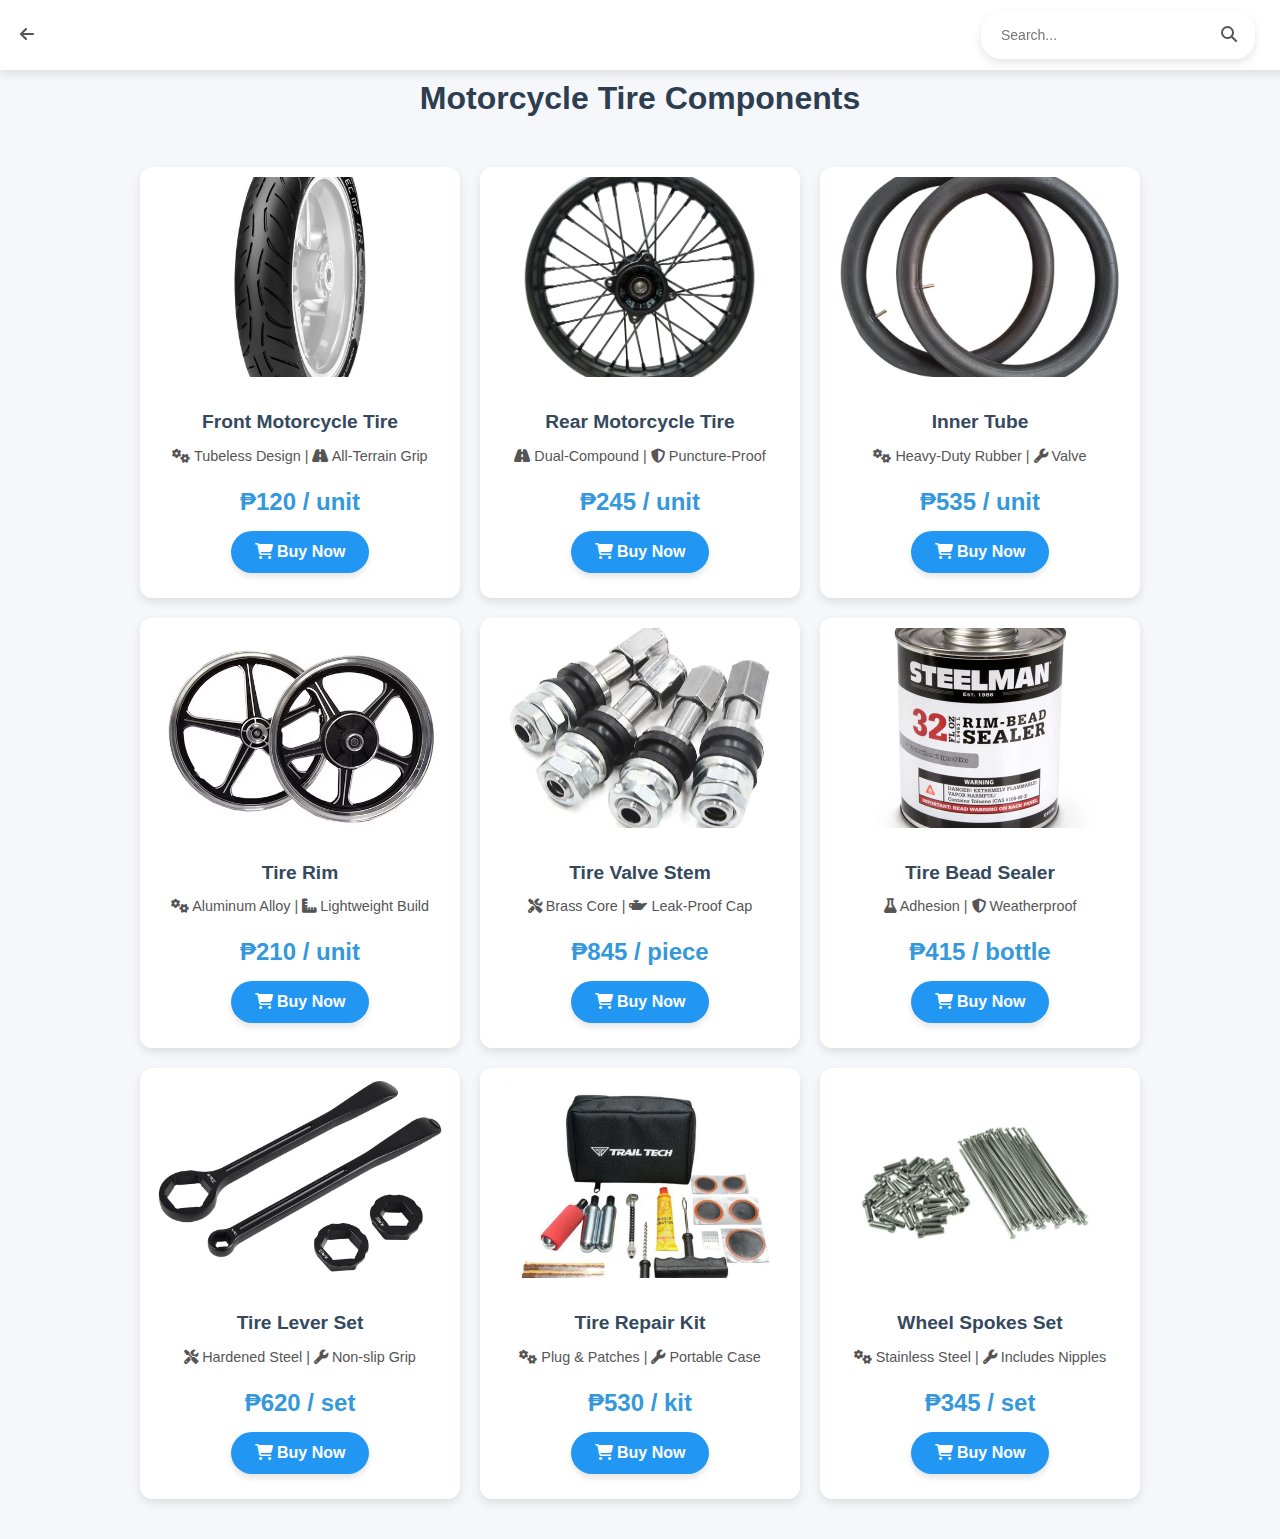
<file: tires.html>
<!DOCTYPE html>
<html lang="en">
<head>

    <link rel="stylesheet" href="https://cdnjs.cloudflare.com/ajax/libs/font-awesome/6.4.2/css/all.min.css">
  <meta charset="UTF-8">
  <meta name="viewport" content="width=device-width, initial-scale=1.0">
  <title>Motorcycle Tires</title>
  <style>
    :root {
      --primary-color: #2C3E50;
      --secondary-color: #34495E;
      --accent-color: #3498DB;
      --text-color: #555;
      --bg-color: #F5F7FA;
      --white: #FFF;
      --radius: 12px;
      --transition: 0.3s ease-in-out;
      --shadow-1: 0 4px 10px rgba(0, 0, 0, 0.1);
    }

    body {
      font-family: Arial, sans-serif;
      margin: 0;
      padding: 0;
      background-color: var(--bg-color);
    }

    /* Header */
    .header {
      background: var(--white);
      position: fixed;
      top: 0;
      left: 0;
      width: 100%;
      height: 70px;
      display: flex;
      justify-content: space-between;
      align-items: center;
      padding: 0 20px;
      box-shadow: var(--shadow-1);
      z-index: 1000;
      transition: var(--transition);
    }

    .header.active { box-shadow: var(--shadow-1); }

    .header .logo {
      font-size: 1.5rem;
      font-weight: bold;
      color: var(--primary-color);
      text-decoration: none;
    }

    .nav-menu {
    display: flex;
    justify-content: center;
    gap: 15px;
}


    .nav-link {
      text-decoration: none;
      color: var(--text-color);
      font-size: 1rem;
      transition: var(--transition);
    }

    .nav-link:hover, 
    .nav-link.active {
      color: var(--accent-color);
    }

    /* Search Bar */
.search-bar {
    display: flex;
    align-items: center;
    background: var(--white);
    padding: 8px 12px;
    border-radius: 20px;
    box-shadow: var(--shadow-1);
    width: 100%;
    max-width: 250px; /* Adjust as needed */
    position: relative;
    margin-right: 70px; /* Keeps it centered */
}

.search-input {
    border: none;
    outline: none;
    padding: 8px;
    width: 100%;
    font-size: 14px;
    background: transparent;
}

.search-btn {
    background: none;
    border: none;
    cursor: pointer;
    font-size: 16px;
    color: var(--text-color);
}

.search-btn:hover {
    color: var(--accent-color);
}

/* Centering the search bar properly inside the header */
.nav-center {
    display: flex;
    justify-content: center;
    flex: 1;
}

/* Responsive adjustments */
@media (max-width: 768px) {
    .search-bar {
        max-width: 180px;
        padding: 6px 10px;
    }
}




    /* Mobile Menu */
    .nav-toggle-btn {
      display: none;
      cursor: pointer;
      flex-direction: column;
    }

    .nav-toggle-btn span {
      background: var(--secondary-color);
      width: 22px;
      height: 2px;
      border-radius: 2px;
      margin: 4px 0;
      transition: var(--transition);
    }

    @media (max-width: 768px) {
      .nav-menu {
        position: fixed;
        top: 70px;
        right: -260px;
        width: 260px;
        background: var(--white);
        display: flex;
        flex-direction: column;
        padding: 20px;
        box-shadow: var(--shadow-1);
        transition: 0.3s ease-in-out;
      }

      .nav-menu.active {
        right: 0;
      }

      .nav-toggle-btn {
        display: flex;
      }
    }

    /* Page Content */
    .section-title {
    text-align: center;
    font-size: 2rem;
    color: var(--primary-color);
    margin: 80px auto 30px; /* Centering and spacing */
}


    /* Engine Listings */
    .engine-list {
      display: grid;
      grid-template-columns: repeat(auto-fit, minmax(300px, 1fr));
      gap: 20px;
      padding: 20px;
      max-width: 1000px;
      margin: 0 auto;
    }

    .engine-card {
      background: var(--white);
      border-radius: var(--radius);
      overflow: hidden;
      box-shadow: var(--shadow-1);
      transition: var(--transition);
      padding: 10px;
    }

    .engine-card:hover {
      transform: translateY(-5px);
      box-shadow: 0 6px 15px rgba(0, 0, 0, 0.15);
    }

    .engine-card .card-banner {
      width: 100%;
      height: 200px;
      border-radius: var(--radius);
      overflow: hidden;
    }

    .engine-card .card-banner img {
      width: 100%;
      height: 100%;
      object-fit: cover;
      transition: var(--transition);
    }

    .engine-card:hover .card-banner img {
      transform: scale(1.05);
    }

    .engine-card .card-content {
      padding: 15px;
      text-align: center;
    }

    .engine-card .card-title {
      font-size: 1.2rem;
      color: var(--secondary-color);
      margin-bottom: 10px;
    }

    .engine-card .card-info {
      font-size: 0.9rem;
      color: var(--text-color);
      margin-bottom: 15px;
    }

    .engine-card .card-price {
      font-size: 1.5rem;
      font-weight: bold;
      color: var(--accent-color);
      margin-bottom: 15px;
    }

    .btn {
  background: #2196F3;
  color: white;
  padding: 12px 24px;
  border: none;
  border-radius: 25px; /* Fully rounded corners */
  cursor: pointer;
  font-size: 16px;
  font-weight: bold;
  transition: 0.3s ease-in-out;
  box-shadow: 0 4px 6px rgba(0, 0, 0, 0.1);
}

.btn:hover {
  opacity: 0.9;
}


  </style>
</head>
<body>
  
  <!-- Header -->
  <header class="header">
    <div class="nav-left">
        <a href="home.html" class="nav-link">
            <i class="fas fa-arrow-left"></i>
        </a>
    </div>
    <div class="nav-right">
        <div class="search-bar">
            <input type="text" placeholder="Search..." class="search-input">
            <button class="search-btn">
                <i class="fas fa-search"></i>
            </button>
        </div>
    <div class="nav-toggle-btn" onclick="toggleMenu()">
        <span></span>
        <span></span>
        <span></span>
    </div>
</header>




  <!-- Tire Components Listings Section -->
<section>
    <h2 class="section-title">Motorcycle Tire Components</h2>
    <div class="engine-list">

        <!-- Tire Part 1 -->
        <div class="engine-card">
            <div class="card-banner">
                <img src="./assets/images/tire-a.webp" alt="Front Motorcycle Tire">
            </div>
            <div class="card-content">
                <h3 class="card-title">Front Motorcycle Tire</h3>
                <p class="card-info">
                    <i class="fas fa-cogs"></i> Tubeless Design |
                    <i class="fas fa-road"></i> All-Terrain Grip
                </p>
                <p class="card-price">₱120 / unit</p>
                <button class="btn"><i class="fas fa-shopping-cart"></i> Buy Now</button>
            </div>
        </div>

        <!-- Tire Part 2 -->
        <div class="engine-card">
            <div class="card-banner">
                <img src="./assets/images/tire-b.jpg" alt="Rear Motorcycle Tire">
            </div>
            <div class="card-content">
                <h3 class="card-title">Rear Motorcycle Tire</h3>
                <p class="card-info">
                    <i class="fas fa-road"></i> Dual-Compound | 
                    <i class="fas fa-shield-alt"></i> Puncture-Proof
                <p class="card-price">₱245 / unit</p>
                <button class="btn"><i class="fas fa-shopping-cart"></i> Buy Now</button>
            </div>
        </div>

        <!-- Tire Part 3 -->
        <div class="engine-card">
            <div class="card-banner">
                <img src="./assets/images/tire-c.jpg" alt="Inner Tube">
            </div>
            <div class="card-content">
                <h3 class="card-title">Inner Tube</h3>
                <p class="card-info">
                    <i class="fas fa-cogs"></i> Heavy-Duty Rubber | 
                    <i class="fas fa-wrench"></i> Valve                    
                <p class="card-price">₱535 / unit</p>
                <button class="btn"><i class="fas fa-shopping-cart"></i> Buy Now</button>
            </div>
        </div>

        <!-- Tire Part 4 -->
        <div class="engine-card">
            <div class="card-banner">
                <img src="./assets/images/tire-d.avif" alt="Tire Rim">
            </div>
            <div class="card-content">
                <h3 class="card-title">Tire Rim</h3>
                <p class="card-info">
                    <i class="fas fa-cogs"></i> Aluminum Alloy |
                    <i class="fas fa-ruler-combined"></i> Lightweight Build
                </p>
                <p class="card-price">₱210 / unit</p>
                <button class="btn"><i class="fas fa-shopping-cart"></i> Buy Now</button>
            </div>
        </div>

        <!-- Tire Part 5 -->
        <div class="engine-card">
            <div class="card-banner">
                <img src="./assets/images/tire-e.webp" alt="Tire Valve Stem">
            </div>
            <div class="card-content">
                <h3 class="card-title">Tire Valve Stem</h3>
                <p class="card-info">
                    <i class="fas fa-tools"></i> Brass Core |
                    <i class="fas fa-oil-can"></i> Leak-Proof Cap
                </p>
                <p class="card-price">₱845 / piece</p>
                <button class="btn"><i class="fas fa-shopping-cart"></i> Buy Now</button>
            </div>
        </div>

        <!-- Tire Part 6 -->
        <div class="engine-card">
            <div class="card-banner">
                <img src="./assets/images/tire-f.webp" alt="Tire Bead Sealer">
            </div>
            <div class="card-content">
                <h3 class="card-title">Tire Bead Sealer</h3>
                <p class="card-info">
                    <i class="fas fa-flask"></i> Adhesion | 
                    <i class="fas fa-shield-alt"></i> Weatherproof
                </p>
                <p class="card-price">₱415 / bottle</p>
                <button class="btn"><i class="fas fa-shopping-cart"></i> Buy Now</button>
            </div>
        </div>

        <!-- Tire Part 7 -->
        <div class="engine-card">
            <div class="card-banner">
                <img src="./assets/images/tire-g.jpg" alt="Tire Lever Set">
            </div>
            <div class="card-content">
                <h3 class="card-title">Tire Lever Set</h3>
                <p class="card-info">
                    <i class="fas fa-tools"></i> Hardened Steel |
                    <i class="fas fa-wrench"></i> Non-slip Grip
                </p>
                <p class="card-price">₱620 / set</p>
                <button class="btn"><i class="fas fa-shopping-cart"></i> Buy Now</button>
            </div>
        </div>

        <!-- Tire Part 8 -->
        <div class="engine-card">
            <div class="card-banner">
                <img src="./assets/images/tire-h.webp" alt="Tire Repair Kit">
            </div>
            <div class="card-content">
                <h3 class="card-title">Tire Repair Kit</h3>
                <p class="card-info">
                    <i class="fas fa-cogs"></i> Plug & Patches |
                    <i class="fas fa-wrench"></i> Portable Case
                </p>
                <p class="card-price">₱530 / kit</p>
                <button class="btn"><i class="fas fa-shopping-cart"></i> Buy Now</button>
            </div>
        </div>

        <!-- Tire Part 9 -->
        <div class="engine-card">
            <div class="card-banner">
                <img src="./assets/images/tire-i.jpg" alt="Wheel Spokes Set">
            </div>
            <div class="card-content">
                <h3 class="card-title">Wheel Spokes Set</h3>
                <p class="card-info">
                    <i class="fas fa-cogs"></i> Stainless Steel |
                    <i class="fas fa-wrench"></i> Includes Nipples
                </p>
                <p class="card-price">₱345 / set</p>
                <button class="btn"><i class="fas fa-shopping-cart"></i> Buy Now</button>
            </div>
        </div>

        <div id="toast" class="toast"></div>

      </section>
      
        
      
        <script>
          function toggleMenu() {
            document.querySelector('.nav-menu').classList.toggle('active');
          }
          
        // Attach click listener to all buttons with the class 'btn'
        document.querySelectorAll('.btn').forEach(button => {
          button.addEventListener('click', () => {
            alert('Added to cart!');
          });
        });
      
        const toast = document.getElementById('toast');
      
        function showToast(message) {
          toast.textContent = message;
          toast.classList.add('show');
      
          setTimeout(() => {
            toast.classList.remove('show');
          }, 2000); // 2 seconds
        }
      
        document.querySelectorAll('.btn').forEach(button => {
          button.addEventListener('click', () => {
            showToast('Added to cart!');
          });
        });
        </script>
      

</body>
</html>
</file>
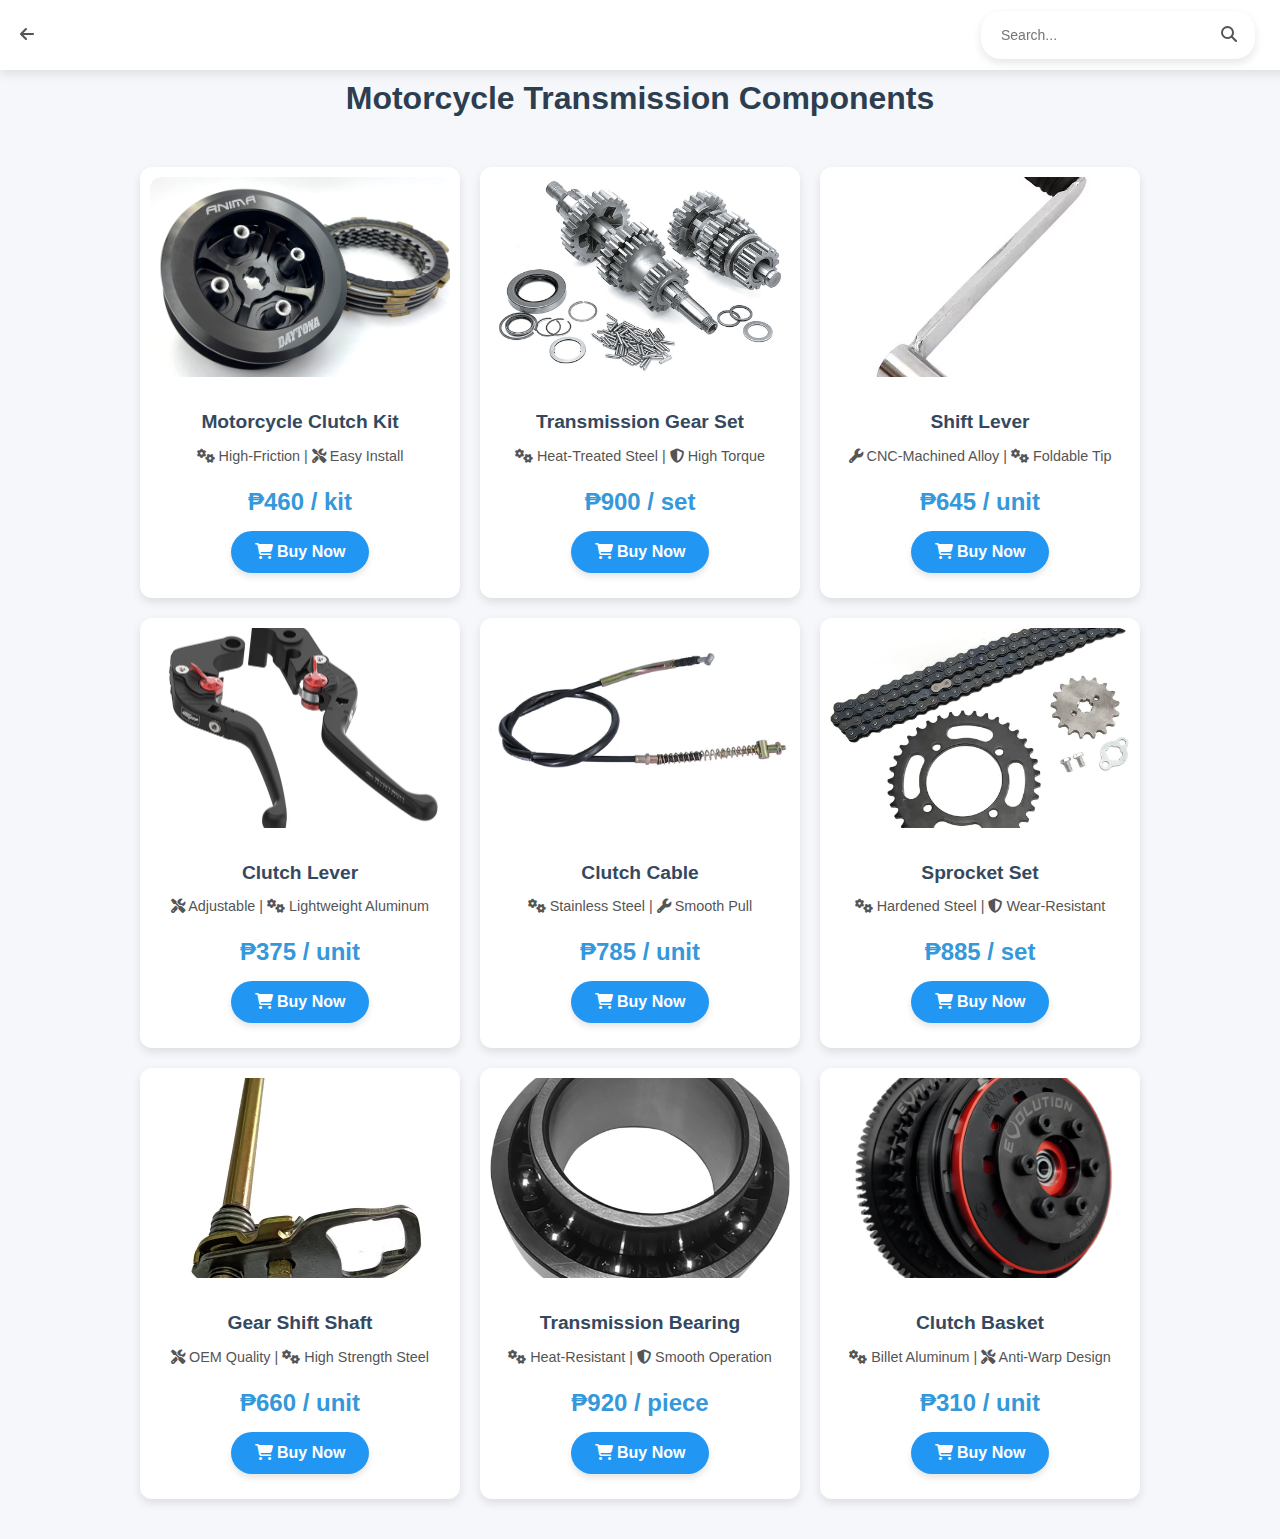
<file: transmission.html>
<!DOCTYPE html>
<html lang="en">
<head>

    <link rel="stylesheet" href="https://cdnjs.cloudflare.com/ajax/libs/font-awesome/6.4.2/css/all.min.css">
  <meta charset="UTF-8">
  <meta name="viewport" content="width=device-width, initial-scale=1.0">
  <title>Motorcycle Transmission</title>
  <style>
    :root {
      --primary-color: #2C3E50;
      --secondary-color: #34495E;
      --accent-color: #3498DB;
      --text-color: #555;
      --bg-color: #F5F7FA;
      --white: #FFF;
      --radius: 12px;
      --transition: 0.3s ease-in-out;
      --shadow-1: 0 4px 10px rgba(0, 0, 0, 0.1);
    }

    body {
      font-family: Arial, sans-serif;
      margin: 0;
      padding: 0;
      background-color: var(--bg-color);
    }

    /* Header */
    .header {
      background: var(--white);
      position: fixed;
      top: 0;
      left: 0;
      width: 100%;
      height: 70px;
      display: flex;
      justify-content: space-between;
      align-items: center;
      padding: 0 20px;
      box-shadow: var(--shadow-1);
      z-index: 1000;
      transition: var(--transition);
    }

    .header.active { box-shadow: var(--shadow-1); }

    .header .logo {
      font-size: 1.5rem;
      font-weight: bold;
      color: var(--primary-color);
      text-decoration: none;
    }

    .nav-menu {
    display: flex;
    justify-content: center;
    gap: 15px;
}


    .nav-link {
      text-decoration: none;
      color: var(--text-color);
      font-size: 1rem;
      transition: var(--transition);
    }

    .nav-link:hover, 
    .nav-link.active {
      color: var(--accent-color);
    }

    /* Search Bar */
.search-bar {
    display: flex;
    align-items: center;
    background: var(--white);
    padding: 8px 12px;
    border-radius: 20px;
    box-shadow: var(--shadow-1);
    width: 100%;
    max-width: 250px; /* Adjust as needed */
    position: relative;
    margin-right: 70px; /* Keeps it centered */
}

.search-input {
    border: none;
    outline: none;
    padding: 8px;
    width: 100%;
    font-size: 14px;
    background: transparent;
}

.search-btn {
    background: none;
    border: none;
    cursor: pointer;
    font-size: 16px;
    color: var(--text-color);
}

.search-btn:hover {
    color: var(--accent-color);
}

/* Centering the search bar properly inside the header */
.nav-center {
    display: flex;
    justify-content: center;
    flex: 1;
}

/* Responsive adjustments */
@media (max-width: 768px) {
    .search-bar {
        max-width: 180px;
        padding: 6px 10px;
    }
}




    /* Mobile Menu */
    .nav-toggle-btn {
      display: none;
      cursor: pointer;
      flex-direction: column;
    }

    .nav-toggle-btn span {
      background: var(--secondary-color);
      width: 22px;
      height: 2px;
      border-radius: 2px;
      margin: 4px 0;
      transition: var(--transition);
    }

    @media (max-width: 768px) {
      .nav-menu {
        position: fixed;
        top: 70px;
        right: -260px;
        width: 260px;
        background: var(--white);
        display: flex;
        flex-direction: column;
        padding: 20px;
        box-shadow: var(--shadow-1);
        transition: 0.3s ease-in-out;
      }

      .nav-menu.active {
        right: 0;
      }

      .nav-toggle-btn {
        display: flex;
      }
    }

    /* Page Content */
    .section-title {
    text-align: center;
    font-size: 2rem;
    color: var(--primary-color);
    margin: 80px auto 30px; /* Centering and spacing */
}


    /* Engine Listings */
    .engine-list {
      display: grid;
      grid-template-columns: repeat(auto-fit, minmax(300px, 1fr));
      gap: 20px;
      padding: 20px;
      max-width: 1000px;
      margin: 0 auto;
    }

    .engine-card {
      background: var(--white);
      border-radius: var(--radius);
      overflow: hidden;
      box-shadow: var(--shadow-1);
      transition: var(--transition);
      padding: 10px;
    }

    .engine-card:hover {
      transform: translateY(-5px);
      box-shadow: 0 6px 15px rgba(0, 0, 0, 0.15);
    }

    .engine-card .card-banner {
      width: 100%;
      height: 200px;
      border-radius: var(--radius);
      overflow: hidden;
    }

    .engine-card .card-banner img {
      width: 100%;
      height: 100%;
      object-fit: cover;
      transition: var(--transition);
    }

    .engine-card:hover .card-banner img {
      transform: scale(1.05);
    }

    .engine-card .card-content {
      padding: 15px;
      text-align: center;
    }

    .engine-card .card-title {
      font-size: 1.2rem;
      color: var(--secondary-color);
      margin-bottom: 10px;
    }

    .engine-card .card-info {
      font-size: 0.9rem;
      color: var(--text-color);
      margin-bottom: 15px;
    }

    .engine-card .card-price {
      font-size: 1.5rem;
      font-weight: bold;
      color: var(--accent-color);
      margin-bottom: 15px;
    }

    .btn {
  background: #2196F3;
  color: white;
  padding: 12px 24px;
  border: none;
  border-radius: 25px; /* Fully rounded corners */
  cursor: pointer;
  font-size: 16px;
  font-weight: bold;
  transition: 0.3s ease-in-out;
  box-shadow: 0 4px 6px rgba(0, 0, 0, 0.1);
}

.btn:hover {
  opacity: 0.9;
}


  </style>
</head>
<body>
  
  <!-- Header -->
  <header class="header">
    <div class="nav-left">
        <a href="home.html" class="nav-link">
            <i class="fas fa-arrow-left"></i>
        </a>
    </div>
    <div class="nav-right">
        <div class="search-bar">
            <input type="text" placeholder="Search..." class="search-input">
            <button class="search-btn">
                <i class="fas fa-search"></i>
            </button>
        </div>
    <div class="nav-toggle-btn" onclick="toggleMenu()">
        <span></span>
        <span></span>
        <span></span>
    </div>
</header>




 <!-- Transmission Parts Listings Section -->
<section>
    <h2 class="section-title">Motorcycle Transmission Components</h2>
    <div class="engine-list">

        <!-- Transmission Part 1 -->
        <div class="engine-card">
            <div class="card-banner">
                <img src="./assets/images/transmission-a.png" alt="Motorcycle Clutch Kit">
            </div>
            <div class="card-content">
                <h3 class="card-title">Motorcycle Clutch Kit</h3>
                <p class="card-info">
                    <i class="fas fa-cogs"></i> High-Friction | 
                    <i class="fas fa-tools"></i> Easy Install
                </p>
                <p class="card-price">₱460 / kit</p>
                <button class="btn"><i class="fas fa-shopping-cart"></i> Buy Now</button>
            </div>
        </div>

        <!-- Transmission Part 2 -->
        <div class="engine-card">
            <div class="card-banner">
                <img src="./assets/images/transmission-b.jpg" alt="Transmission Gear Set">
            </div>
            <div class="card-content">
                <h3 class="card-title">Transmission Gear Set</h3>
                <p class="card-info">
                    <i class="fas fa-cogs"></i> Heat-Treated Steel | 
                    <i class="fas fa-shield-alt"></i> High Torque
                </p>
                <p class="card-price">₱900 / set</p>
                <button class="btn"><i class="fas fa-shopping-cart"></i> Buy Now</button>
            </div>
        </div>

        <!-- Transmission Part 3 -->
        <div class="engine-card">
            <div class="card-banner">
                <img src="./assets/images/transmission-c.avif" alt="Shift Lever">
            </div>
            <div class="card-content">
                <h3 class="card-title">Shift Lever</h3>
                <p class="card-info">
                    <i class="fas fa-wrench"></i> CNC-Machined Alloy |
                    <i class="fas fa-cogs"></i> Foldable Tip
                </p>
                <p class="card-price">₱645 / unit</p>
                <button class="btn"><i class="fas fa-shopping-cart"></i> Buy Now</button>
            </div>
        </div>

        <!-- Transmission Part 4 -->
        <div class="engine-card">
            <div class="card-banner">
                <img src="./assets/images/transmission-d.webp" alt="Clutch Lever">
            </div>
            <div class="card-content">
                <h3 class="card-title">Clutch Lever</h3>
                <p class="card-info">
                    <i class="fas fa-tools"></i> Adjustable | 
                    <i class="fas fa-cogs"></i> Lightweight Aluminum
                </p>
                <p class="card-price">₱375 / unit</p>
                <button class="btn"><i class="fas fa-shopping-cart"></i> Buy Now</button>
            </div>
        </div>

        <!-- Transmission Part 5 -->
        <div class="engine-card">
            <div class="card-banner">
                <img src="./assets/images/transmission-e.jpg" alt="Clutch Cable">
            </div>
            <div class="card-content">
                <h3 class="card-title">Clutch Cable</h3>
                <p class="card-info">
                    <i class="fas fa-cogs"></i> Stainless Steel | 
                    <i class="fas fa-wrench"></i> Smooth Pull
                </p>
                <p class="card-price">₱785 / unit</p>
                <button class="btn"><i class="fas fa-shopping-cart"></i> Buy Now</button>
            </div>
        </div>

        <!-- Transmission Part 6 -->
        <div class="engine-card">
            <div class="card-banner">
                <img src="./assets/images/transmission-f.jpg" alt="Sprocket Set">
            </div>
            <div class="card-content">
                <h3 class="card-title">Sprocket Set</h3>
                <p class="card-info">
                    <i class="fas fa-cogs"></i> Hardened Steel | 
                    <i class="fas fa-shield-alt"></i> Wear-Resistant
                <p class="card-price">₱885 / set</p>
                <button class="btn"><i class="fas fa-shopping-cart"></i> Buy Now</button>
            </div>
        </div>

        <!-- Transmission Part 7 -->
        <div class="engine-card">
            <div class="card-banner">
                <img src="./assets/images/transmission-g.avif" alt="Gear Shift Shaft">
            </div>
            <div class="card-content">
                <h3 class="card-title">Gear Shift Shaft</h3>
                <p class="card-info">
                    <i class="fas fa-tools"></i> OEM Quality |
                    <i class="fas fa-cogs"></i> High Strength Steel
                </p>
                <p class="card-price">₱660 / unit</p>
                <button class="btn"><i class="fas fa-shopping-cart"></i> Buy Now</button>
            </div>
        </div>

        <!-- Transmission Part 8 -->
        <div class="engine-card">
            <div class="card-banner">
                <img src="./assets/images/transmission-h.jpg" alt="Transmission Bearing">
            </div>
            <div class="card-content">
                <h3 class="card-title">Transmission Bearing</h3>
                <p class="card-info">
                    <i class="fas fa-cogs"></i> Heat-Resistant |
                    <i class="fas fa-shield-alt"></i> Smooth Operation
                </p>
                <p class="card-price">₱920 / piece</p>
                <button class="btn"><i class="fas fa-shopping-cart"></i> Buy Now</button>
            </div>
        </div>

        <!-- Transmission Part 9 -->
        <div class="engine-card">
            <div class="card-banner">
                <img src="./assets/images/transmission-i.jpg" alt="Clutch Basket">
            </div>
            <div class="card-content">
                <h3 class="card-title">Clutch Basket</h3>
                <p class="card-info">
                    <i class="fas fa-cogs"></i> Billet Aluminum |
                    <i class="fas fa-tools"></i> Anti-Warp Design
                </p>
                <p class="card-price">₱310 / unit</p>
                <button class="btn"><i class="fas fa-shopping-cart"></i> Buy Now</button>
            </div>
        </div>

        <div id="toast" class="toast"></div>

      </section>
      
        
      
        <script>
          function toggleMenu() {
            document.querySelector('.nav-menu').classList.toggle('active');
          }
          
        // Attach click listener to all buttons with the class 'btn'
        document.querySelectorAll('.btn').forEach(button => {
          button.addEventListener('click', () => {
            alert('Added to cart!');
          });
        });
      
        const toast = document.getElementById('toast');
      
        function showToast(message) {
          toast.textContent = message;
          toast.classList.add('show');
      
          setTimeout(() => {
            toast.classList.remove('show');
          }, 2000); // 2 seconds
        }
      
        document.querySelectorAll('.btn').forEach(button => {
          button.addEventListener('click', () => {
            showToast('Added to cart!');
          });
        });
        </script>
      

</body>
</html>
</file>
